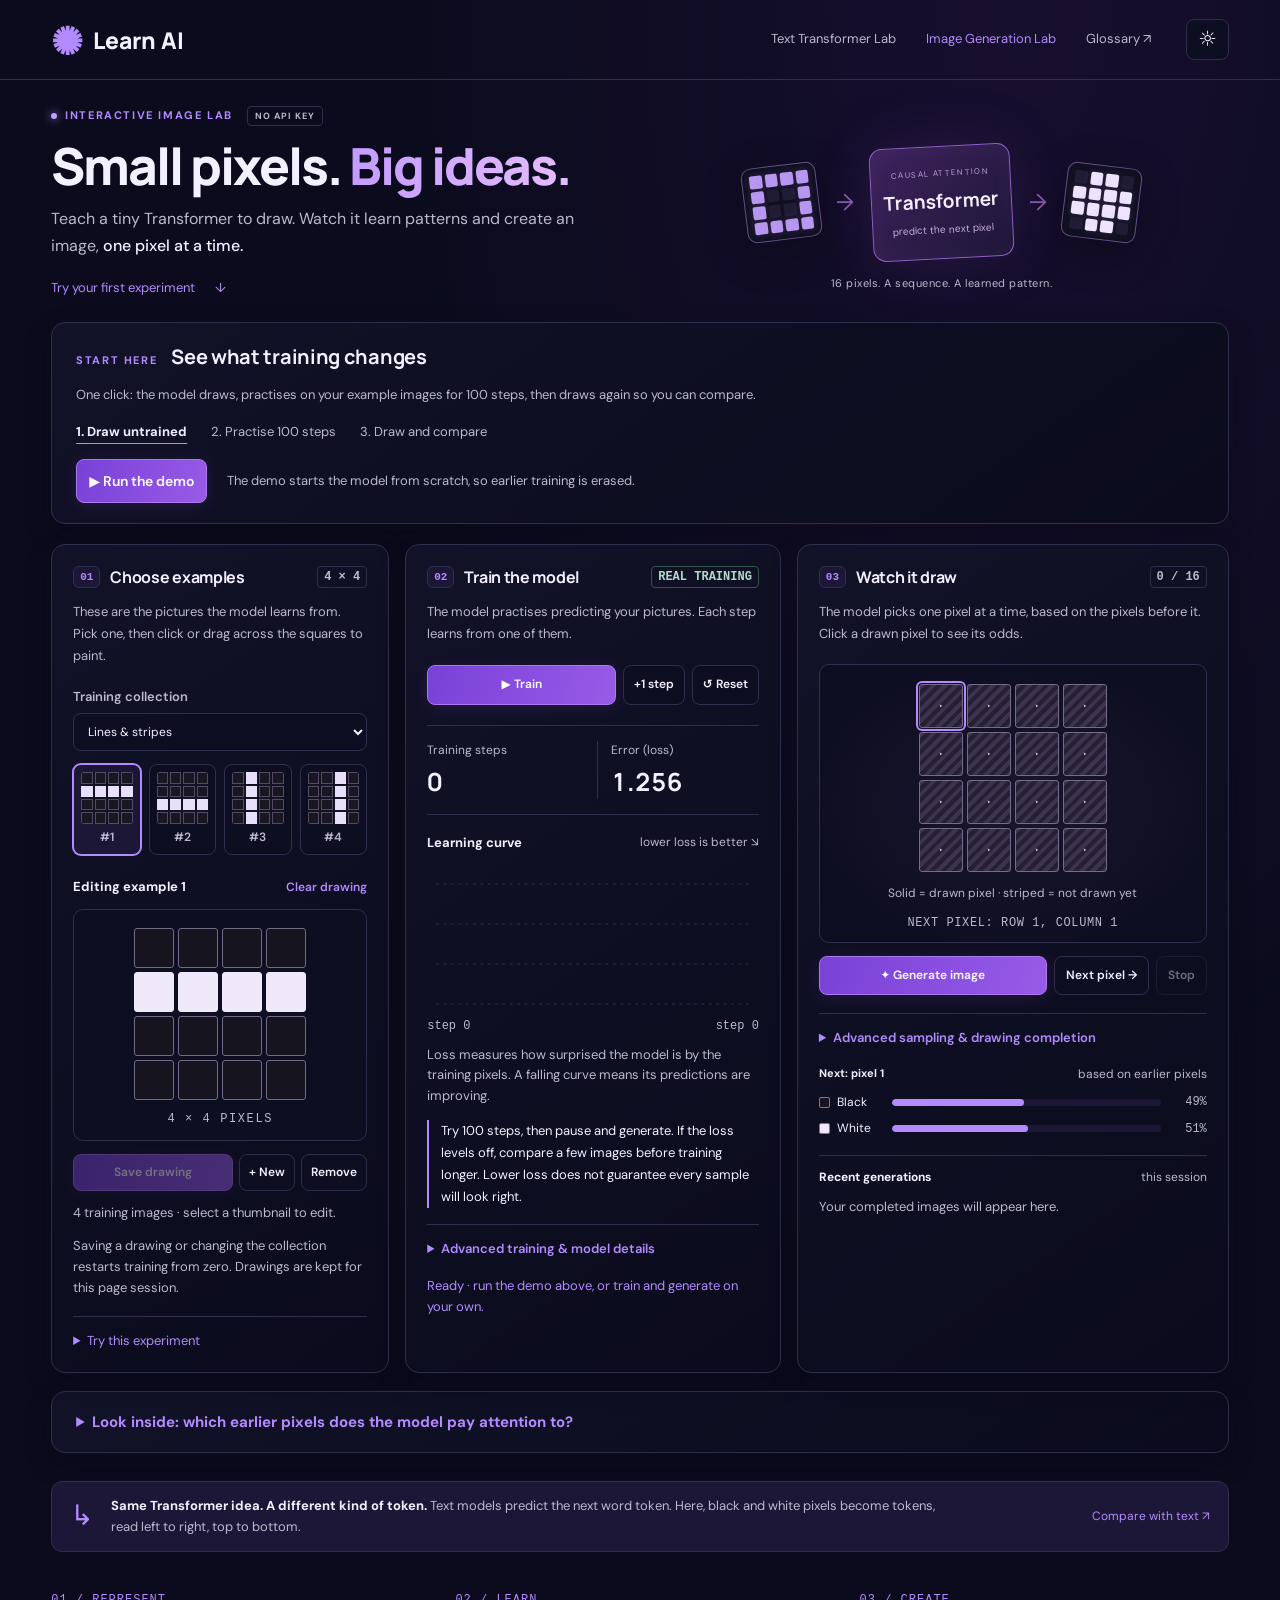
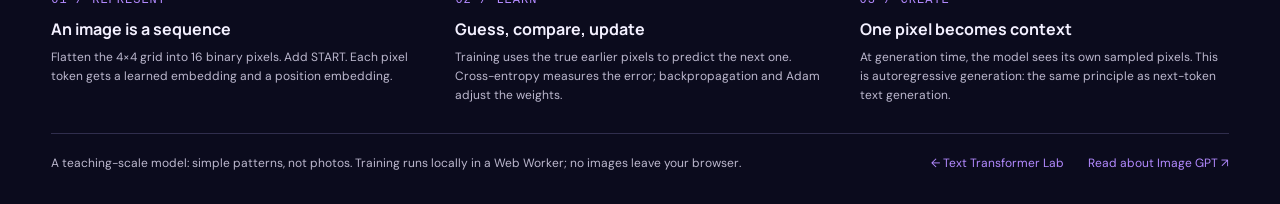
<file: image-lab/index.html>
<!doctype html>
<html lang="en">
<head>
  <meta charset="utf-8">
  <meta name="viewport" content="width=device-width,initial-scale=1">
  <meta name="theme-color" content="#0b0b1d">
  <meta name="description" content="Train a tiny Transformer on your own pixel drawings. Watch it generate images one pixel at a time and inspect real causal attention, entirely in your browser.">
  <title>Image Generation Lab — Learn AI</title>
  <link rel="stylesheet" href="lab.css?v=3">
  <script defer src="pixels.js"></script>
  <script defer src="painter.js"></script>
  <script defer src="lab.js?v=3"></script>
</head>
<body>
  <header class="topbar">
    <a class="brand" href="../"><span aria-hidden="true">✺</span> Learn AI</a>
    <nav aria-label="Main navigation"><a href="../llm-lab/">Text Transformer Lab</a><a class="active" href="./" aria-current="page">Image Generation Lab</a><a href="../#notebook">Glossary ↗</a></nav>
    <button id="theme" class="icon-button" aria-label="Switch to light theme">☼</button>
  </header>
  <main>
    <section class="hero" aria-labelledby="title">
      <div><div class="eyebrow"><span class="status-dot"></span> INTERACTIVE IMAGE LAB <span class="tag">NO API KEY</span></div>
        <h1 id="title">Small pixels.<br><span>Big ideas.</span></h1>
        <p>Teach a tiny Transformer to draw. Watch it learn patterns and create an image, <strong>one pixel at a time.</strong></p>
        <a class="text-link" href="#first-experiment">Try your first experiment <span aria-hidden="true">↓</span></a>
      </div>
      <div class="hero-visual" aria-hidden="true"><div class="hero-grid" id="hero-grid"></div><span class="connector">→</span><div class="model-block"><span>CAUSAL ATTENTION</span><strong>Transformer</strong><small>predict the next pixel</small></div><span class="connector">→</span><div class="hero-grid output-art" id="hero-output"></div><div class="visual-caption">16 pixels. A sequence. A learned pattern.</div></div>
    </section>

    <section id="first-experiment" class="experiment panel" aria-labelledby="experiment-title">
      <div class="experiment-intro"><span class="eyebrow">START HERE</span><h2 id="experiment-title">See what training changes</h2><p class="muted">One click: the model draws, practises on your example images for 100 steps, then draws again so you can compare.</p></div>
      <ol class="experiment-steps"><li id="guide-before" aria-current="step">1. Draw untrained</li><li id="guide-train">2. Practise 100 steps</li><li id="guide-after">3. Draw and compare</li></ol>
      <div class="experiment-action"><button id="experiment-next" class="primary" data-lock>▶ Run the demo</button><p id="experiment-status" role="status" aria-live="polite">The demo starts the model from scratch, so earlier training is erased.</p></div>
      <div id="comparison" class="comparison" hidden><figure><div id="before-image" class="comparison-image"></div><figcaption id="before-caption">Before training</figcaption></figure><figure><div id="after-image" class="comparison-image empty-preview">?</div><figcaption id="after-caption">After training · waiting</figcaption></figure><p id="comparison-note">Can the untrained model reproduce the patterns in your collection?</p></div>
    </section>

    <div id="workspace" class="workspace">
      <section class="panel dataset-panel" aria-labelledby="dataset-title">
        <div class="section-heading"><span class="section-number">01</span><h2 id="dataset-title">Choose examples</h2><span class="tiny-tag">4 × 4</span></div>
        <p class="muted">These are the pictures the model learns from. Pick one, then click or drag across the squares to paint.</p>
        <label class="field-label" for="preset">Training collection</label>
        <select id="preset" data-lock><option value="lines">Lines & stripes</option><option value="shapes">Shapes & symbols</option></select>
        <div id="examples" class="examples" aria-label="Training examples"></div>
        <div class="editor-header"><strong id="editor-label">Editing example 1</strong><button id="clear" class="text-button" data-lock>Clear drawing</button></div>
        <div class="drawing-frame"><div id="editor" class="pixel-grid editor-grid" aria-label="Editable training image"></div><span class="grid-dimension">4 × 4 PIXELS</span></div>
        <div class="button-row"><button id="apply" class="primary" data-lock>Save drawing</button><button id="add" data-lock>+ New</button><button id="remove" aria-label="Remove selected example" data-lock>Remove</button></div>
        <p class="footnote" id="dataset-note" role="status">4 training images · select a thumbnail to edit.</p>
        <p class="hint">Saving a drawing or changing the collection restarts training from zero. Drawings are kept for this page session.</p>
        <details><summary>Try this experiment</summary><p>Train on lines, generate a few images, then switch to shapes and retrain. Does the model follow the new dataset? Try a collection with just one image to see memorization.</p></details>
      </section>

      <section class="panel training-panel" aria-labelledby="training-title">
        <div class="section-heading"><span class="section-number">02</span><h2 id="training-title">Train the model</h2><span class="tiny-tag live">REAL TRAINING</span></div>
        <p class="muted">The model practises predicting your pictures. Each step learns from one of them.</p>
        <div class="training-actions"><button id="train" class="primary" disabled>▶ Train</button><button id="step" data-lock>+1 step</button><button id="reset" data-lock>↺ Reset</button></div>
        <div class="metrics"><div><span>Training steps</span><strong id="steps">0</strong></div><div><span>Error (loss)</span><strong id="loss">—</strong></div></div>
        <div class="chart-heading"><strong>Learning curve</strong><span>lower loss is better ↘</span></div>
        <svg id="loss-chart" class="loss-chart" viewBox="0 0 360 150" role="img" aria-label="Dataset loss over training steps" preserveAspectRatio="none"><defs><linearGradient id="chart-fill" x1="0" y1="0" x2="0" y2="1"><stop stop-color="#b38aff" stop-opacity=".28"/><stop offset="1" stop-color="#b38aff" stop-opacity="0"/></linearGradient></defs><path class="chart-grid" d="M10 15H350M10 55H350M10 95H350M10 135H350"/><path id="loss-area" fill="url(#chart-fill)"/><polyline id="loss-line" fill="none" stroke="#b38aff" stroke-width="2.5" vector-effect="non-scaling-stroke"/></svg>
        <div class="chart-axis"><span id="chart-start">step 0</span><span id="chart-end">step 0</span></div>
        <p class="footnote">Loss measures how surprised the model is by the training pixels. A falling curve means its predictions are improving.</p>
        <p class="training-help">Try 100 steps, then pause and generate. If the loss levels off, compare a few images before training longer. Lower loss does not guarantee every sample will look right.</p>
        <details class="advanced"><summary>Advanced training &amp; model details</summary>
        <label class="slider-label" for="learning-rate">Learning rate <output id="rate-value">0.020</output></label>
        <input id="learning-rate" type="range" min="0.001" max="0.05" step="0.001" value="0.02" data-lock>
        <p class="hint">Parameters: <strong id="parameters">—</strong>. Loss is mean next-token cross-entropy over the training collection; START is never a target.</p>
        <div class="model-spec"><span>THE MODEL</span><strong>Decoder-only Transformer</strong><p>1 layer · 1 attention head · width 8<br>Learned token + position embeddings<br>LayerNorm · GELU feed-forward · Adam</p></div>
        </details>
        <p id="status" class="run-status" role="status" aria-live="polite">Starting the model…</p>
      </section>

      <section class="panel generation-panel" aria-labelledby="generation-title">
        <div class="section-heading"><span class="section-number">03</span><h2 id="generation-title">Watch it draw</h2><span id="pixel-count" class="tiny-tag">0 / 16</span></div>
        <p class="muted">The model picks one pixel at a time, based on the pixels before it. Click a drawn pixel to see its odds.</p>
        <div class="generation-stage"><div id="generated" class="pixel-grid generated-grid" aria-label="Generated image"></div><span class="pixel-key">Solid = drawn pixel · striped = not drawn yet</span><span id="scan-label" class="scan-label">READY TO GENERATE</span></div>
        <div class="generation-actions"><button id="generate" class="primary" data-lock>✦ Generate image</button><button id="next" data-lock>Next pixel →</button><button id="stop" disabled>Stop</button></div>
        <details class="advanced"><summary>Advanced sampling &amp; drawing completion</summary>
        <div class="generation-settings"><div><label class="slider-label" for="temperature">Temperature <output id="temperature-value">0.8</output></label><input id="temperature" type="range" min="0.1" max="2" step="0.1" value="0.8" data-lock></div><div><label class="field-label" for="seed">Random seed</label><input id="seed" type="number" min="0" max="4294967295" step="1" value="42" data-lock></div></div>
        <p class="hint">Temperature sets how adventurous the choice is: lower picks the likely pixel more often. The seed fixes the randomness, so the same settings and training give the same image.</p>
        <div class="prefix-control"><label class="slider-label" for="prefix">Complete my drawing <output id="prefix-value">0 pixels</output></label><input id="prefix" type="range" min="0" max="15" step="1" value="0" data-lock><p class="hint">Start a new generation with the first N pixels from the drawing in panel 01.</p><button id="restart" class="text-button" data-lock>Restart canvas with this prefix ↗</button></div>
        </details>
        <div class="probability-heading"><strong id="prediction-title">Next: pixel 1</strong><span>based on earlier pixels</span></div>
        <div class="probability-row"><span><i class="swatch black"></i> Black</span><div class="probability-track"><div id="black-bar"></div></div><output id="black-probability">—</output></div>
        <div class="probability-row"><span><i class="swatch white"></i> White</span><div class="probability-track"><div id="white-bar"></div></div><output id="white-probability">—</output></div>
        <div class="gallery-heading"><strong>Recent generations</strong><span>this session</span></div><div id="gallery" class="gallery"><p class="hint">Your completed images will appear here.</p></div>
      </section>
    </div>

    <details class="panel attention-details"><summary>Look inside: which earlier pixels does the model pay attention to?</summary>
    <section class="attention-panel" aria-labelledby="attention-title">
      <div class="attention-intro"><div class="section-heading"><span class="section-number">04</span><h2 id="attention-title">What can this pixel see?</h2></div><p class="muted">Real attention weights from the model’s single head. Each row attends only to itself and earlier input tokens. Hatched cells are masked.</p><p class="hint">START predicts pixel 1. The input for each later prediction is START followed by the pixels already drawn. The last row is the prediction selected above.</p><div class="attention-legend"><span><i class="legend-gradient"></i> less → more attention</span><span><i class="legend-mask"></i> future = masked</span></div><p id="attention-readout" class="attention-readout">Select a cell to inspect its weight.</p></div>
      <div class="attention-view"><div class="sequence-label">INPUT SEQUENCE <span>row-major order →</span></div><div id="sequence" class="sequence"></div><div id="attention" class="attention-grid" aria-label="Causal attention matrix"></div></div>
    </section>
    </details>
    <div class="concept"><span class="concept-icon" aria-hidden="true">↳</span><p><strong>Same Transformer idea. A different kind of token.</strong> Text models predict the next word token. Here, black and white pixels become tokens, read left to right, top to bottom.</p><a href="../llm-lab/">Compare with text ↗</a></div>
    <section class="learning-notes"><article><span>01 / REPRESENT</span><h3>An image is a sequence</h3><p>Flatten the 4×4 grid into 16 binary pixels. Add START. Each pixel token gets a learned embedding and a position embedding.</p></article><article><span>02 / LEARN</span><h3>Guess, compare, update</h3><p>Training uses the true earlier pixels to predict the next one. Cross-entropy measures the error; backpropagation and Adam adjust the weights.</p></article><article><span>03 / CREATE</span><h3>One pixel becomes context</h3><p>At generation time, the model sees its own sampled pixels. This is autoregressive generation: the same principle as next-token text generation.</p></article></section>
    <footer><p>A teaching-scale model: simple patterns, not photos. Training runs locally in a Web Worker; no images leave your browser.</p><a href="../llm-lab/">← Text Transformer Lab</a><a href="https://openai.com/index/image-gpt/" target="_blank" rel="noreferrer">Read about Image GPT ↗</a></footer>
    <noscript>This interactive lab requires JavaScript.</noscript>
  </main>
</body>
</html>
</file>
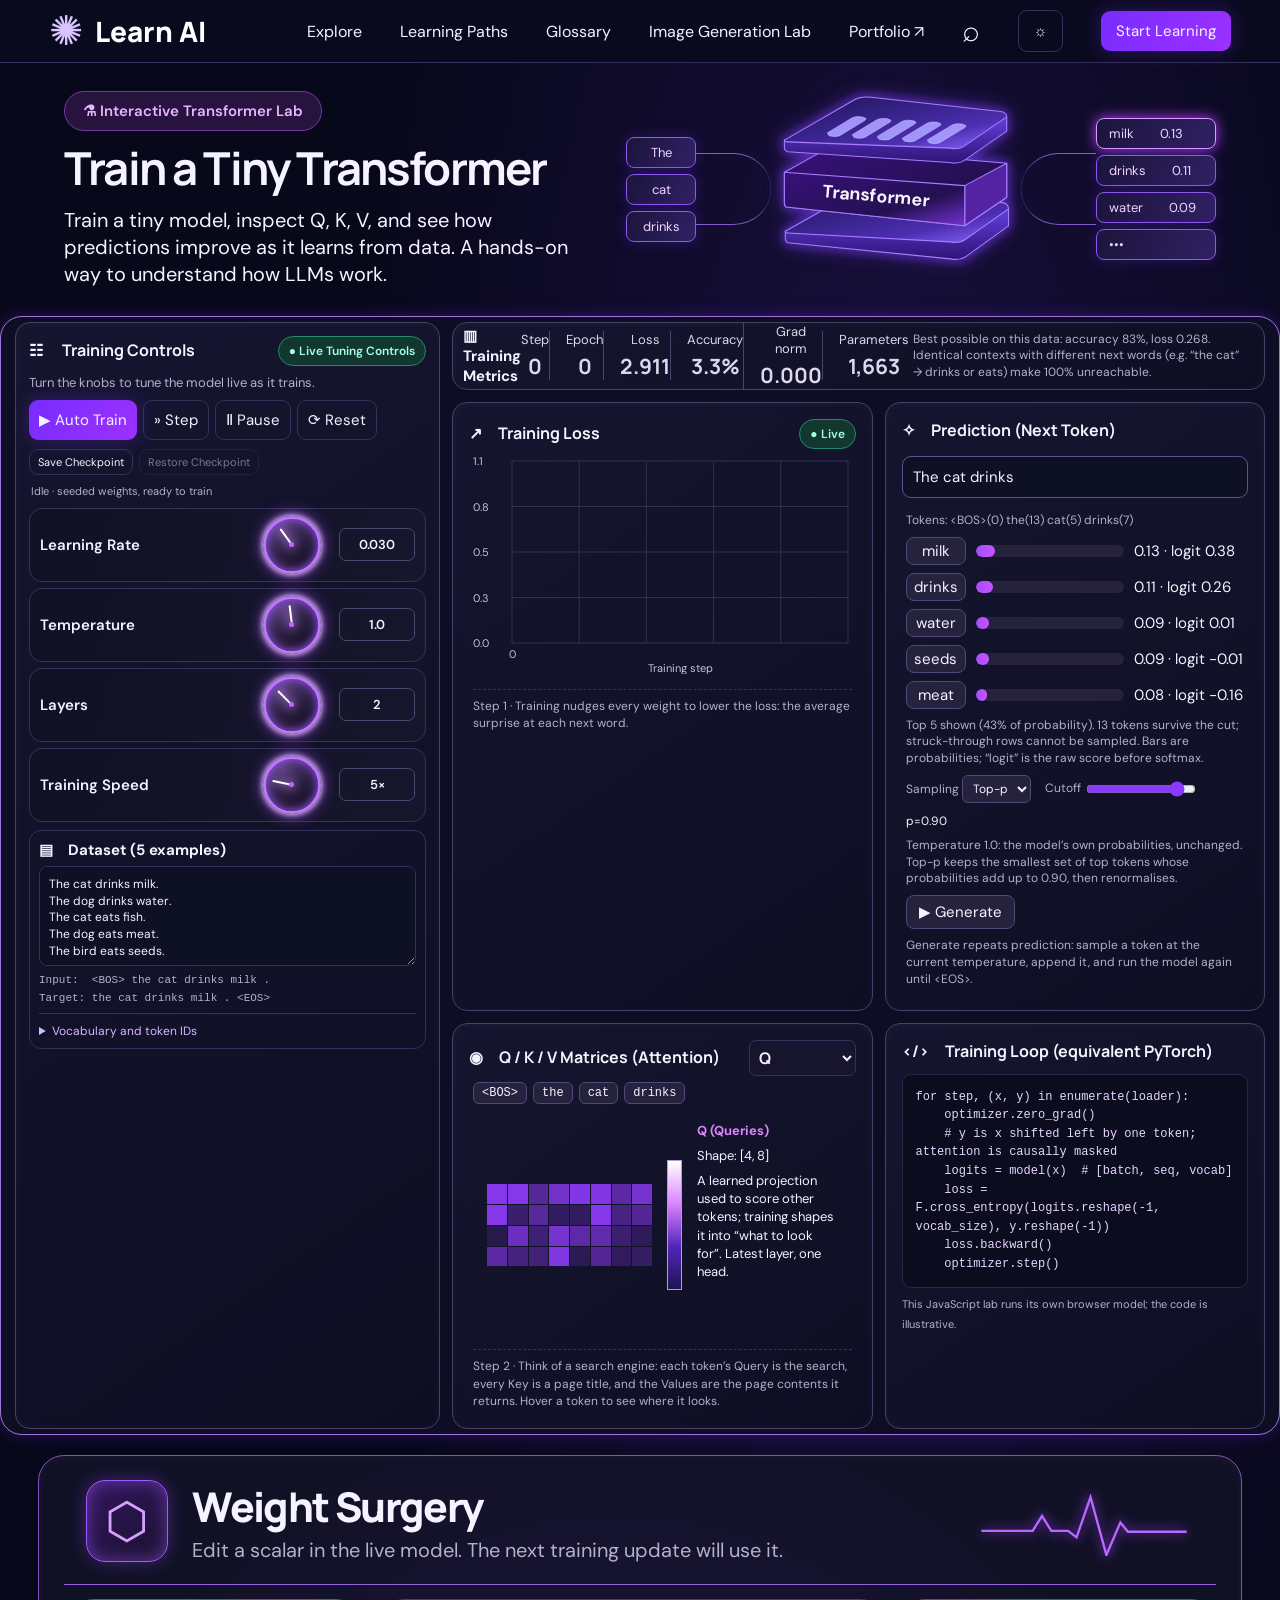
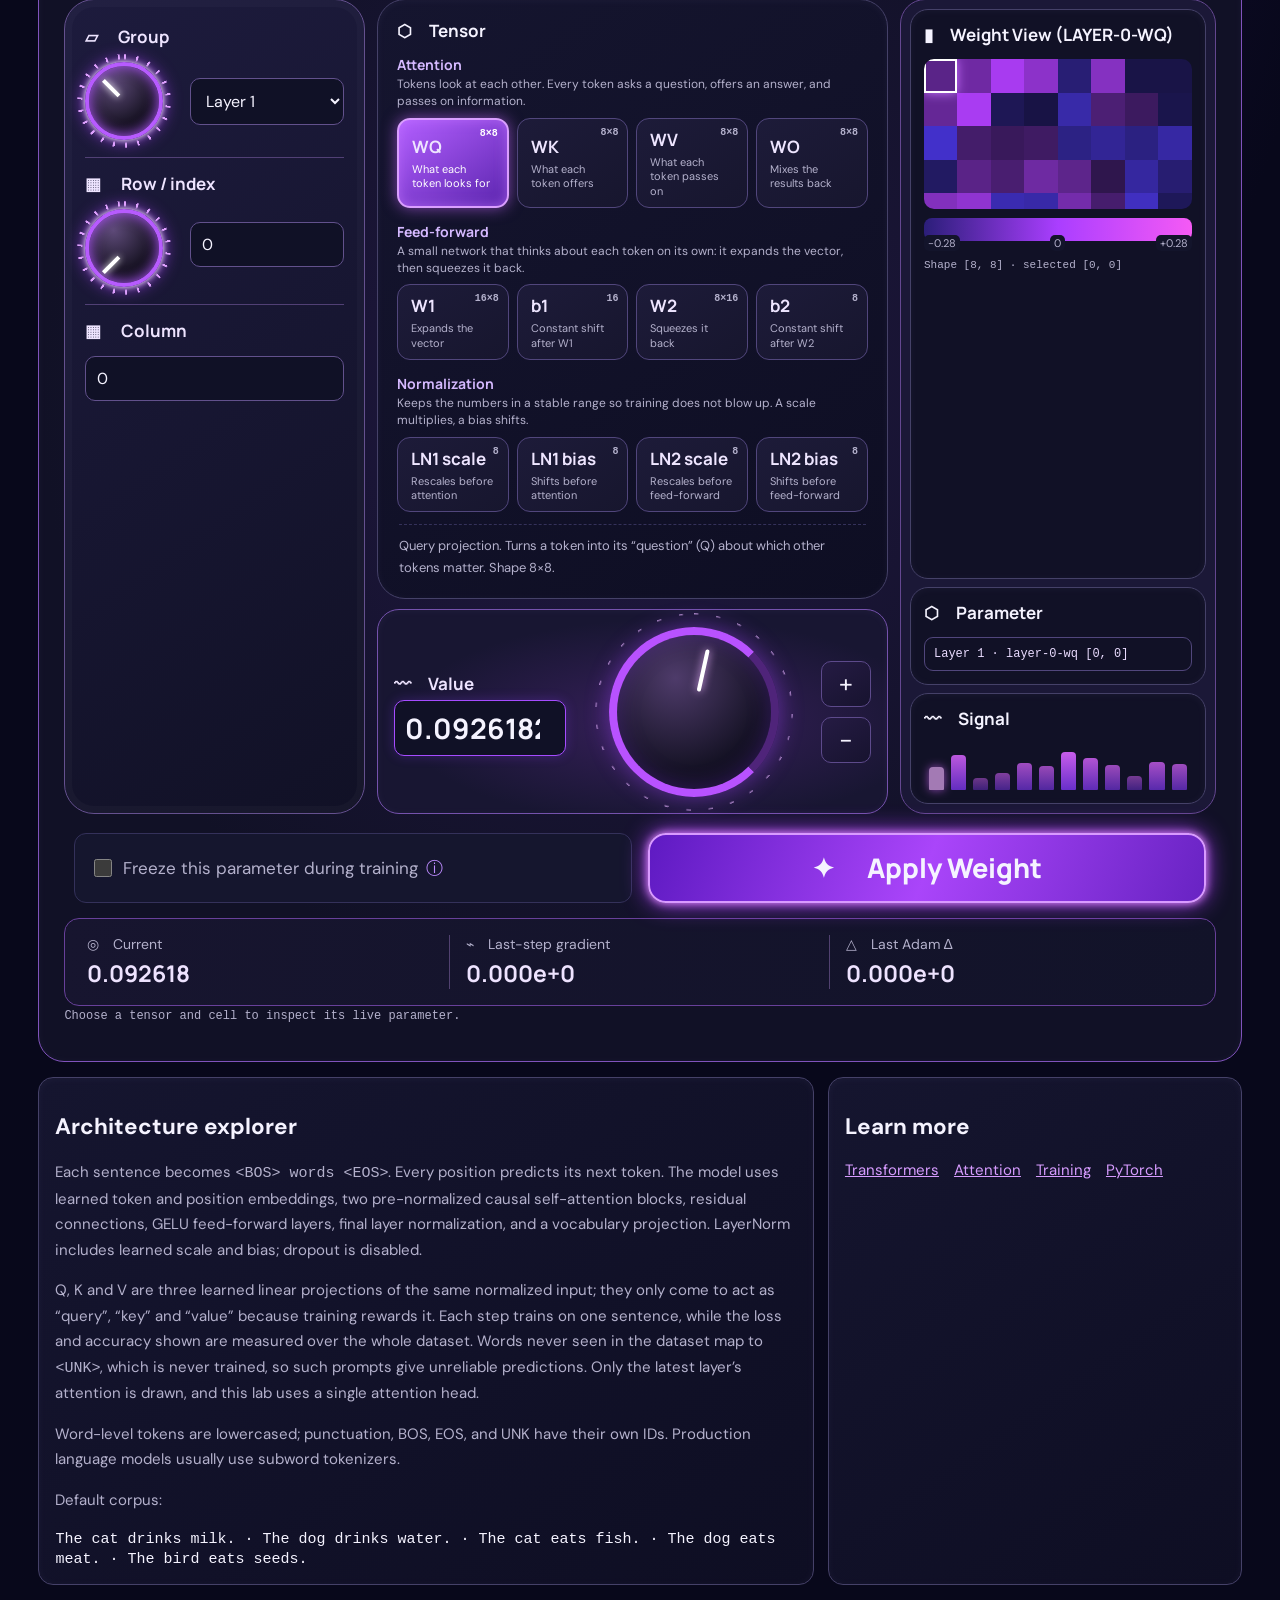
<file: llm-lab/index.html>
<!doctype html>
<html lang="en"><head><meta charset="utf-8"><meta name="viewport" content="width=device-width,initial-scale=1"><meta name="theme-color" content="#09091a"><title>Interactive Transformer Lab — Learn AI</title><link rel="stylesheet" href="lab.css?v=7"></head>
<body><header class="top"><a class="brand" href="../"><span class="brand-mark" aria-hidden="true">✺</span> <b>Learn AI</b></a><nav><a href="../#featured">Explore</a><a href="../#learning-paths">Learning Paths</a><a href="../#notebook">Glossary</a><a href="../image-lab/">Image Generation Lab</a><a href="../#portfolio">Portfolio ↗</a><span class="nav-search" aria-hidden="true">⌕</span><button id="theme" aria-label="Toggle theme">☼</button><a class="start" href="#lab">Start Learning</a></nav></header>
<main id="lab"><section class="hero"><div><span class="badge">⚗ Interactive Transformer Lab</span><h1>Train a Tiny Transformer</h1><p>Train a tiny model, inspect Q, K, V, and see how predictions improve as it learns from data. A hands-on way to understand how LLMs work.</p></div><div class="network" aria-hidden="true"><div class="tokens tokens-in" id="hero-in"><span>The</span><span>cat</span><span>drinks</span></div><div class="network-lines network-lines-in"></div><svg class="transformer-stack" viewBox="0 0 280 220" xmlns="http://www.w3.org/2000/svg"><defs><linearGradient id="stack-top" x1="0" y1="0" x2="1" y2="1"><stop stop-color="#1c1454"/><stop offset=".7" stop-color="#4c2eb1"/><stop offset="1" stop-color="#8c6bff"/></linearGradient><linearGradient id="stack-face" x1="0" y1="0" x2="1" y2="1"><stop stop-color="#39117b"/><stop offset=".65" stop-color="#241052"/><stop offset="1" stop-color="#7133cf"/></linearGradient><linearGradient id="stack-edge" x1="0" y1="0" x2="0" y2="1"><stop stop-color="#6140dd"/><stop offset="1" stop-color="#301376"/></linearGradient><filter id="stack-glow" x="-50%" y="-80%" width="200%" height="260%"><feGaussianBlur stdDeviation="5"/></filter></defs><g fill="none" stroke="#8345ff" stroke-width="5" opacity=".55" filter="url(#stack-glow)"><path d="M16 157 96 112 Q101 109 110 110 L259 125 Q266 126 266 132 L266 151 219 185 Q212 190 201 188 L19 170 Q16 169 16 165Z"/><path d="M15 91 64 64 264 81 264 119 217 151 17 130Z"/><path d="M15 55 95 9 Q102 6 112 7 L257 23 Q264 24 264 29 L264 45 216 78 Q211 82 200 80 L19 68 Q15 67 15 63Z"/></g><g stroke="#a87cff" stroke-width="1.2" stroke-linejoin="round"><path fill="url(#stack-edge)" d="M16 157 266 132 266 151 219 185 Q212 190 201 188 L19 170 Q16 169 16 165Z"/><path fill="url(#stack-top)" d="M16 157 96 112 Q101 109 110 110 L259 125 Q266 126 266 132 L218 166 Q211 171 201 169 L19 159 Q16 159 16 157Z"/><path fill="url(#stack-face)" d="M15 91 64 64 264 81 264 119 217 151 17 130 Q15 129 15 125Z"/><path fill="#5423a3" d="M217 106 264 81 264 119 217 151Z"/><path fill="url(#stack-face)" d="M15 91 217 106 217 151 17 130 Q15 129 15 125Z"/><path fill="url(#stack-edge)" d="M15 55 264 29 264 45 216 78 Q211 82 200 80 L19 68 Q15 67 15 63Z"/><path fill="url(#stack-top)" d="M15 55 95 9 Q102 6 112 7 L257 23 Q264 24 264 29 L216 62 Q211 66 201 64 L19 57 Q15 57 15 55Z"/></g><g fill="#a79bff" stroke="#c9bfff" stroke-width=".7" opacity=".95"><path d="M63 47 91 30 Q95 28 102 29 L105 30 Q108 31 105 33 L77 50 Q72 52 65 50Z"/><path d="M91 49 119 32 Q123 30 130 31 L133 32 Q136 33 133 35 L105 52 Q100 54 93 52Z"/><path d="M119 51 147 34 Q151 32 158 33 L161 34 Q164 35 161 37 L133 54 Q128 56 121 54Z"/><path d="M147 53 175 36 Q179 34 186 35 L189 36 Q192 37 189 39 L161 56 Q156 58 149 56Z"/><path d="M175 55 203 38 Q207 36 214 37 L217 38 Q220 39 217 41 L189 58 Q184 60 177 58Z"/></g><text x="117" y="124" text-anchor="middle" fill="#f9f4ff" font-family="DM Sans, sans-serif" font-size="20" font-weight="700" transform="rotate(5 117 124)">Transformer</text></svg><div class="network-lines network-lines-out"></div><div class="tokens tokens-out" id="hero-out"><span>milk　　—</span><span>—</span><span>—</span><span>•••</span></div></div></section>
<section class="dashboard"><aside class="controls panel"><div class="panel-title">☷　 Training Controls <span class="live">● Live Tuning Controls</span></div><p>Turn the knobs to tune the model live as it trains.</p><div class="actions"><button class="primary" id="train">▶ Auto Train</button><button id="step">» Step</button><button id="pause">Ⅱ Pause</button><button id="reset">⟳ Reset</button></div><div class="actions checkpoint-actions"><button id="save-checkpoint">Save Checkpoint</button><button id="restore-checkpoint" disabled>Restore Checkpoint</button></div><small class="run-status" id="run-status" role="status" aria-live="polite">Idle · seeded weights, ready to train</small>
<label class="knob-row">Learning Rate <span class="dial"><input id="lr" type="range" min="0.001" max="0.08" step="0.001" value="0.03"></span><output id="lrval">0.030</output></label><label class="knob-row">Temperature <span class="dial"><input id="temp" type="range" min="0.1" max="2" step="0.1" value="1"></span><output id="tempval">1.0</output></label><label class="knob-row">Layers <span class="dial"><input id="layers" type="range" min="1" max="4" step="1" value="2"></span><output id="layersval">2</output></label><label class="knob-row">Training Speed <span class="dial"><input id="speed" type="range" min="1" max="20" value="5"></span><output id="speedval">5×</output></label>
<div class="dataset"><b>▤　Dataset (5 examples)</b><textarea id="data" aria-label="Training examples">The cat drinks milk.
The dog drinks water.
The cat eats fish.
The dog eats meat.
The bird eats seeds.</textarea><p class="sequence" id="shifted"></p><details><summary>Vocabulary and token IDs</summary><pre id="vocabulary"></pre></details></div></aside>
<div class="mainpanels"><div class="metrics panel"><b>▥　Training Metrics</b><div>Step<strong id="steps">0</strong></div><div>Epoch<strong id="epoch">0</strong></div><div>Loss<strong id="loss">—</strong></div><div>Accuracy<strong id="accuracy">—</strong></div><div>Grad norm<strong id="grad-norm">0.000</strong></div><div>Parameters<strong id="params">—</strong></div><p class="note" id="ceiling"></p></div>
<div class="grid"><section class="panel chart"><div class="panel-title">↗　Training Loss <span class="live">● Live</span></div><canvas id="chart" height="210" aria-label="Training loss chart"></canvas><p class="caption">Step 1 · Training nudges every weight to lower the loss: the average surprise at each next word.</p></section><section class="panel prediction"><div class="panel-title">✧　Prediction (Next Token)</div><div class="prompt"><input id="prompt" value="The cat drinks" aria-label="Prompt"></div><p class="note" id="prompt-note"></p><div id="predictions"></div><p class="note" id="prediction-note">Bars show softmax probabilities; the logit is the raw score before softmax.</p><div class="sampling"><label>Sampling <select id="sampling" aria-label="Sampling method"><option value="off">Off</option><option value="topk">Top-k</option><option value="topp" selected>Top-p</option></select></label><label>Cutoff <input id="cutoff" type="range" min="0.1" max="1" step="0.05" value="0.9" aria-label="Sampling cutoff"></label><output id="cutoffval">p=0.90</output></div><p class="note" id="sampling-hint"></p><div class="generate"><button type="button" id="generate">▶ Generate</button><output id="generated" aria-live="polite"></output></div><p class="note">Generate repeats prediction: sample a token at the current temperature, append it, and run the model again until &lt;EOS&gt;.</p></section>
<section class="panel matrices"><div class="panel-title">◉　Q / K / V Matrices (Attention) <select id="matrix"><option>Q</option><option>K</option><option>V</option><option>Attention</option></select></div><div class="token-strip" id="token-strip" aria-label="Prompt tokens; hover to highlight"></div><div class="matrix-content"><div class="heatmap" id="heatmap"></div><div class="matrix-scale" aria-hidden="true"></div><div class="matrix-description"><strong id="matrix-label">Q (Queries)</strong><p id="matrix-shape">Shape: —</p><p id="matrix-help">Represents what each token is looking for in the sequence.</p><p class="hover-readout" id="matrix-hover" aria-live="polite"></p></div></div><p class="caption">Step 2 · Think of a search engine: each token’s Query is the search, every Key is a page title, and the Values are the page contents it returns. Hover a token to see where it looks.</p></section><section class="panel code"><div class="panel-title">&lt;/&gt;　Training Loop (equivalent PyTorch)</div><pre>for step, (x, y) in enumerate(loader):
    optimizer.zero_grad()
    # y is x shifted left by one token; attention is causally masked
    logits = model(x)  # [batch, seq, vocab]
    loss = F.cross_entropy(logits.reshape(-1, vocab_size), y.reshape(-1))
    loss.backward()
    optimizer.step()</pre><small>This JavaScript lab runs its own browser model; the code is illustrative.</small></section></div></div></section>
<section class="below">
<section class="weight-editor panel" aria-labelledby="weights-title">
 <div class="weight-heading"><div class="weight-icon" aria-hidden="true">⬡</div><div><h2 id="weights-title">Weight Surgery</h2><p>Edit a scalar in the live model. The next training update will use it.</p></div><svg class="signal-line" viewBox="0 0 220 75" aria-hidden="true"><path d="M0 48 H55 l10 -16 10 16 h18 l9 7 15 -43 17 62 15 -35 8 10 h63"/></svg></div>
 <div class="surgery-layout">
  <div class="surgery-side panel"><label class="surgery-label" for="weight-group">▱　 Group</label><div class="side-control"><span class="mini-dial"><input id="weight-group-dial" type="range" min="0" max="0" step="1" value="0" aria-label="Weight group"></span><select id="weight-group"></select></div><label class="surgery-label" for="weight-row">▦　 Row / index</label><div class="side-control"><span class="mini-dial"><input id="weight-row-dial" type="range" min="0" max="0" step="1" value="0" aria-label="Weight row"></span><input id="weight-row" type="number" min="0" value="0"></div><label class="surgery-label" for="weight-col">▦　 Column</label><input id="weight-col" type="number" min="0" value="0"></div>
  <div class="surgery-main"><section class="tensor-picker panel"><h3>⬡　Tensor</h3><div id="tensor-cards" class="tensor-sections" aria-label="Select a tensor"></div><p id="tensor-explain" class="tensor-explain" aria-live="polite"></p><select id="weight-tensor" class="sr-only" aria-label="Tensor"></select></section><section class="value-console panel"><div class="value-entry"><div><span class="surgery-label">〰　Value</span><input id="weight-value" type="number" step="any" value="0" aria-label="Weight value"></div><div id="value-dial" class="value-dial" role="slider" tabindex="0" aria-label="Adjust draft weight" aria-valuemin="-1" aria-valuemax="1" aria-valuenow="0"><span></span></div><div class="value-nudge"><button id="weight-increment" aria-label="Increase weight">+</button><button id="weight-decrement" aria-label="Decrease weight">−</button></div></div></section></div>
  <div class="surgery-inspect"><section class="panel weight-visual"><h3 id="weight-visual-title">▮　Weight View</h3><div id="weight-heatmap" class="weight-heatmap" role="grid" aria-label="Selected tensor weights"></div><div class="weight-scale"><span id="weight-scale-min">−0.2</span><span>0</span><span id="weight-scale-max">+0.2</span></div><p id="weight-shape" class="weight-shape" aria-live="polite"></p></section><section class="panel selected-parameter"><h3>⬡　Parameter</h3><code id="weight-parameter-label">Select a weight</code></section><section class="panel weight-signal"><h3>〰　Signal</h3><div id="weight-signal-bars" aria-hidden="true"></div></section></div>
 </div>
 <div class="weight-actions"><label class="freeze-control"><input id="freeze-weight" type="checkbox"> Freeze this parameter during training <span title="Frozen parameters are skipped by Adam.">ⓘ</span></label><button id="apply-weight" class="primary">✦　 Apply Weight</button></div>
 <div class="weight-readouts"><div><span>◎　Current</span><strong id="weight-current">0.000000</strong></div><div><span>⌁　Last-step gradient</span><strong id="weight-gradient">0.000e+0</strong></div><div><span>△　Last Adam Δ</span><strong id="weight-update">0.000e+0</strong></div></div><p id="weight-feedback" class="weight-feedback" role="status" aria-live="polite">Choose a tensor and cell to inspect its live parameter.</p>
</section>
<div class="below-info"><div class="panel"><h2>Architecture explorer</h2><p>Each sentence becomes <code>&lt;BOS&gt; words &lt;EOS&gt;</code>. Every position predicts its next token. The model uses learned token and position embeddings, <span id="layer-depth">two</span> pre-normalized causal self-attention blocks, residual connections, GELU feed-forward layers, final layer normalization, and a vocabulary projection. LayerNorm includes learned scale and bias; dropout is disabled.</p><p>Q, K and V are three learned linear projections of the same normalized input; they only come to act as “query”, “key” and “value” because training rewards it. Each step trains on one sentence, while the loss and accuracy shown are measured over the whole dataset. Words never seen in the dataset map to <code>&lt;UNK&gt;</code>, which is never trained, so such prompts give unreliable predictions. Only the latest layer’s attention is drawn, and this lab uses a single attention head.</p><p>Word-level tokens are lowercased; punctuation, BOS, EOS, and UNK have their own IDs. Production language models usually use subword tokenizers.</p><p>Default corpus:</p><code>The cat drinks milk. · The dog drinks water. · The cat eats fish. · The dog eats meat. · The bird eats seeds.</code></div><div class="panel"><h2>Learn more</h2><a href="../#term/transformers">Transformers</a>　<a href="../#term/attention">Attention</a>　<a href="../#term/training">Training</a>　<a href="../#term/pytorch">PyTorch</a></div></div>
</section></main><script src="engine.js"></script><script src="sampling.js"></script><script src="tensor-guide.js"></script><script src="lab.js?v=6"></script></body></html>
</file>
<file: image-lab/lab.css>
@import url('https://fonts.googleapis.com/css2?family=DM+Sans:wght@400;500;600;700&family=Manrope:wght@400;500;600;700;800&display=swap');
:root{color-scheme:dark;--bg:#0b0b1d;--panel:#121228;--ink:#f3f0ff;--muted:#a7a4bd;--line:#302e4d;--accent:#b38aff;--soft:#1d1737;--input:#0e0e22;--shadow:#09081766}
*{box-sizing:border-box}html{scroll-behavior:smooth;scroll-padding-top:20px}body{margin:0;background:radial-gradient(ellipse at 80% 0,#29144766,transparent 45%),var(--bg);color:var(--ink);font:14px/1.6 'DM Sans',system-ui,sans-serif}button,input,select{font:inherit}button,a,input,select{-webkit-tap-highlight-color:transparent}a{color:inherit;text-decoration:none}button,select,input[type=number]{color:var(--ink);background:var(--input);border:1px solid var(--line);border-radius:8px;padding:9px 12px}button{cursor:pointer;font-weight:600;transition:border-color .15s,background .15s}button:hover:not(:disabled){border-color:var(--accent);background:var(--soft)}button:disabled{opacity:.42;cursor:default}button.primary{background:linear-gradient(110deg,#7841d7,#995be7);color:#fff;border-color:#ad78ef;box-shadow:0 3px 16px #9854e422}button.primary:hover:not(:disabled){background:#9a65ec}button:focus-visible,a:focus-visible,input:focus-visible,select:focus-visible{outline:3px solid var(--accent);outline-offset:4px}.topbar{max-width:1600px;margin:auto;display:flex;align-items:center;gap:35px;min-height:80px;padding:12px 4vw;border-bottom:1px solid var(--line)}.brand{display:flex;align-items:center;gap:10px;font:800 23px Manrope,sans-serif;white-space:nowrap}.brand>span{font-size:38px;color:var(--accent)}nav{display:flex;gap:30px;align-items:center;margin-left:auto;font-size:13px}nav a{color:var(--muted)}nav a.active{color:var(--accent)}.icon-button{font-size:21px;padding:3px 11px}main{max-width:1510px;padding:0 4vw;margin:auto}.hero{display:grid;grid-template-columns:1fr 1fr;align-items:center;gap:45px;padding:54px 0 42px}.eyebrow{display:flex;align-items:center;gap:8px;font-size:11px;font-weight:700;letter-spacing:1.6px;color:var(--accent)}.status-dot{width:6px;height:6px;border-radius:100%;background:#c2a0ff;box-shadow:0 0 10px #b38aff}.tag{font-size:9px;letter-spacing:1px;border:1px solid var(--line);padding:2px 7px;border-radius:4px;color:var(--muted);margin-left:6px}h1{font:800 clamp(45px,5vw,70px)/1.07 Manrope,sans-serif;letter-spacing:-3px;margin:18px 0}h1>span{background:linear-gradient(90deg,#c19aff,#e5bcff);background-clip:text;color:transparent}.hero p{font-size:16px;line-height:1.7;color:var(--muted);max-width:440px}.hero p strong{font-weight:500;color:var(--ink)}.text-link{font-size:13px;color:var(--accent);display:inline-flex;gap:20px;margin-top:8px}.hero-visual{position:relative;display:flex;justify-content:center;align-items:center;gap:17px;min-height:235px}.hero-grid{display:grid;grid-template-columns:repeat(4,1fr);gap:3px;width:94px;transform:rotate(-7deg);padding:7px;border:1px solid #675089;border-radius:10px;background:#101020;box-shadow:0 12px 40px #0004;flex-shrink:0}.hero-grid i{aspect-ratio:1;background:#201c34;border-radius:2px}.hero-grid i.on{background:#b897f0;box-shadow:0 0 10px #bc8aff33}.output-art{transform:rotate(7deg)}.output-art i.on{background:#eee4ff}.connector{color:#865daf;font-size:23px}.model-block{display:grid;text-align:center;padding:30px 15px;border:1px solid #8f5fc9;border-radius:13px;background:linear-gradient(135deg,#3e235d,#1d1637);box-shadow:0 0 65px #a759fc22,inset 0 0 25px #c19aff0c;transform:rotate(-3deg)}.model-block span{font-size:8px;letter-spacing:1.4px;color:#bca1d9}.model-block strong{font:700 19px Manrope;margin:8px 0;color:#f6eeff}.model-block small{font-size:10px;color:#c4addc}.visual-caption{position:absolute;bottom:0;text-align:center;color:var(--muted);font-size:11px;letter-spacing:.5px}.concept{display:flex;align-items:center;gap:17px;padding:15px 20px;background:var(--soft);border:1px solid var(--line);border-radius:11px;margin-bottom:28px}.concept-icon{font-size:28px;color:var(--accent)}.concept p{margin:0;color:var(--muted);font-size:12px;max-width:850px}.concept strong{color:var(--ink)}.concept a{color:var(--accent);white-space:nowrap;font-size:11px;margin-left:auto}.workspace{display:grid;grid-template-columns:.9fr 1fr 1.15fr;gap:16px;align-items:stretch}.panel{min-width:0;background:linear-gradient(145deg,var(--panel),var(--bg));border:1px solid var(--line);border-radius:14px;padding:21px;box-shadow:0 10px 25px var(--shadow)}.section-heading{display:flex;align-items:center;gap:10px}.section-number{font:600 11px ui-monospace,monospace;color:var(--accent);background:var(--soft);border:1px solid var(--line);padding:4px 6px;border-radius:6px}h2{font:700 16px Manrope,sans-serif;letter-spacing:-.3px;margin:0}.tiny-tag{font:600 9px ui-monospace,monospace;border:1px solid var(--line);border-radius:4px;padding:3px 6px;color:var(--muted);margin-left:auto;white-space:nowrap}.live{color:#b1dac8;border-color:#315548}.muted{color:var(--muted);font-size:12px;line-height:1.7;margin:13px 0 19px}.field-label{display:block;font-size:11px;font-weight:600;color:var(--muted);margin-bottom:6px}select{width:100%;padding:9px 10px;font-size:12px}.examples{display:grid;grid-template-columns:repeat(4,minmax(0,1fr));gap:8px;margin:13px 0 20px}.example{padding:7px;border-radius:8px}.example.selected{border-color:var(--accent);background:var(--soft);box-shadow:0 0 0 1px var(--accent)}.mini-grid{display:grid;grid-template-columns:repeat(4,1fr);gap:2px;width:100%;background:#141321;border-radius:3px;overflow:hidden}.mini-grid i{aspect-ratio:1;background:#181722}.mini-grid i.on{background:#e8e0fa}.example small{display:block;font-size:9px;color:var(--muted);margin-top:4px}.editor-header{display:flex;justify-content:space-between;align-items:center;font-size:11px;gap:5px}.text-button{padding:3px 0;background:transparent;border:0;color:var(--accent);font-size:10px}.drawing-frame{display:grid;justify-items:center;padding:18px 0 14px;background:var(--input);border:1px solid var(--line);border-radius:10px;margin:9px 0 13px}.pixel-grid{display:grid;grid-template-columns:repeat(4,1fr);gap:4px}.editor-grid{width:172px}.pixel-grid button{aspect-ratio:1;border-radius:3px;padding:0;background:#15141f;border:1px solid #33303e;min-width:0}.pixel-grid button.on{background:#eee8f8;border-color:#eee8f8}.pixel-grid button:hover:not(:disabled){border-color:#b38aff;box-shadow:inset 0 0 0 2px #b38aff}.grid-dimension{font:9px ui-monospace,monospace;letter-spacing:1.6px;margin-top:12px;color:var(--muted)}.button-row{display:flex;gap:6px}.button-row button{padding:8px 9px;font-size:11px}.button-row .primary{flex:1}.footnote{font-size:10px;color:var(--muted);line-height:1.6;margin:12px 0}.hint{font-size:10px;color:var(--muted);line-height:1.6;margin:8px 0}details{border-top:1px solid var(--line);padding-top:14px;margin-top:17px;font-size:11px}summary{cursor:pointer;color:var(--accent)}details p{color:var(--muted)}.training-actions{display:flex;gap:7px;margin:20px 0}.training-actions button{font-size:12px;padding:9px 10px}.training-actions .primary{flex:1}.slider-label{display:flex;justify-content:space-between;align-items:center;font-size:11px;font-weight:600;margin:0 0 5px;gap:8px}.slider-label output{color:var(--accent);font-family:ui-monospace,monospace}input[type=range]{width:100%;accent-color:var(--accent);cursor:pointer;margin:6px 0;display:block}input:disabled{opacity:.4}.metrics{display:grid;grid-template-columns:repeat(3,1fr);border-block:1px solid var(--line);padding:15px 0;margin:22px 0 24px;gap:8px}.metrics>div+div{border-left:1px solid var(--line);padding-left:13px}.metrics span{display:block;font-size:9px;color:var(--muted)}.metrics strong{font:700 25px Manrope;display:block;margin-top:4px;font-variant-numeric:tabular-nums}.chart-heading{display:flex;justify-content:space-between;gap:8px;font-size:11px}.chart-heading span{color:var(--muted);font-size:9px}.loss-chart{width:100%;height:150px;display:block;margin-top:15px;overflow:visible}.chart-grid{fill:none;stroke:var(--line);stroke-dasharray:3 5}.chart-axis{display:flex;justify-content:space-between;font:9px ui-monospace,monospace;color:var(--muted)}.model-spec{background:var(--soft);border:1px solid var(--line);border-radius:9px;margin-top:22px;padding:14px}.model-spec>span{display:block;font-size:8px;letter-spacing:1.8px;color:var(--accent);margin-bottom:7px}.model-spec strong{font-size:12px}.model-spec p{font-size:11px;color:var(--muted);line-height:1.9;margin:7px 0 0}.run-status{font-size:11px;color:var(--accent);line-height:1.6;min-height:36px;margin:15px 0 0}.generation-stage{display:grid;justify-items:center;padding:19px 0 12px;background:radial-gradient(ellipse at center,#392b4c44,transparent 75%),var(--input);border:1px solid var(--line);border-radius:10px}.generated-grid{width:188px}.generated-grid button.unknown{background:repeating-linear-gradient(135deg,#211c2d 0 5px,#1b1726 5px 10px);color:#665a7a;font:14px ui-monospace,monospace}.generated-grid button.selected{outline:2px solid #b38aff;outline-offset:1px}.scan-label{font:9px ui-monospace,monospace;letter-spacing:1.4px;color:var(--muted);margin-top:12px}.generation-actions{display:flex;gap:7px;margin:13px 0 18px;flex-wrap:wrap}.generation-actions button{font-size:11px;padding:9px 11px}.generation-actions .primary{flex:1}.generation-settings{display:grid;grid-template-columns:1fr 105px;gap:22px}.generation-settings input[type=number]{width:100%;font:11px ui-monospace,monospace;padding:7px 9px}.prefix-control{border-top:1px solid var(--line);margin-top:13px;padding-top:13px}.prefix-control .hint{margin-bottom:1px}.probability-heading{display:flex;justify-content:space-between;align-items:center;gap:10px;margin:16px 0 9px;font-size:11px}.probability-heading span{font-size:9px;color:var(--muted)}.probability-row{display:grid;grid-template-columns:63px 1fr 36px;gap:10px;align-items:center;font-size:11px;margin:7px 0}.probability-row>span{display:flex;align-items:center;gap:7px}.swatch{width:11px;height:11px;border:1px solid #82778f;border-radius:2px;display:inline-block}.swatch.black{background:#17131f}.swatch.white{background:#eee8f8}.probability-track{height:7px;border-radius:20px;background:var(--soft);overflow:hidden}.probability-track>div{height:100%;width:0;background:var(--accent);border-radius:20px;transition:width .15s}.probability-row output{font:10px ui-monospace,monospace;text-align:right;color:var(--muted)}.gallery-heading{display:flex;justify-content:space-between;font-size:10px;border-top:1px solid var(--line);margin:17px 0 10px;padding-top:12px}.gallery-heading span{color:var(--muted);font-size:9px}.gallery{display:grid;grid-template-columns:repeat(4,1fr);gap:9px}.gallery>.hint{grid-column:1/-1;margin:0}.gallery figure{margin:0}.gallery figcaption{font:8px/1.5 ui-monospace,monospace;color:var(--muted);margin-top:5px}.attention-panel{display:grid;grid-template-columns:1fr 1.5fr;gap:45px;margin-top:18px;padding:25px}.attention-intro .muted{margin-bottom:11px}.attention-legend{display:flex;gap:20px;flex-wrap:wrap;font-size:10px;color:var(--muted);margin-top:15px}.attention-legend span{display:flex;align-items:center;gap:7px}.legend-gradient{width:36px;height:10px;background:linear-gradient(90deg,#21162f,#caa3ff);border-radius:2px}.legend-mask{width:14px;height:12px;background:repeating-linear-gradient(135deg,#574960 0 2px,#221d30 2px 5px)}.attention-readout{font:11px/1.6 ui-monospace,monospace;color:var(--accent);min-height:36px;margin-bottom:0}.attention-view{min-width:0;display:grid;align-content:start}.sequence-label{display:flex;justify-content:space-between;font-size:9px;letter-spacing:1px;color:var(--muted);margin-bottom:8px}.sequence-label span{letter-spacing:0}.sequence{display:flex;gap:4px;flex-wrap:wrap;margin-bottom:12px}.token{font:9px ui-monospace,monospace;padding:3px 6px;border:1px solid var(--line);background:var(--soft);border-radius:4px}.token.query{border-color:var(--accent);color:var(--accent)}.attention-grid{display:grid;gap:2px;width:min(100%,340px)}.attention-cell{padding:0;border:0;border-radius:2px;aspect-ratio:1;min-width:0;max-height:90px;background:#9c6bea}.attention-cell.masked{background:repeating-linear-gradient(135deg,#51415b 0 2px,#201a2c 2px 5px);opacity:1!important}.attention-cell:focus-visible{outline-offset:0}.learning-notes{display:grid;grid-template-columns:repeat(3,1fr);gap:35px;margin:35px 0 28px}.learning-notes article>span{color:var(--accent);font:9px ui-monospace,monospace;letter-spacing:1px}h3{font:700 16px Manrope;margin:8px 0}.learning-notes p{font-size:12px;color:var(--muted);margin:0}footer{display:flex;flex-wrap:wrap;align-items:center;gap:24px;padding:20px 0 30px;border-top:1px solid var(--line);font-size:10px;color:var(--muted)}footer p{flex:1;min-width:250px;margin:0}footer a{color:var(--accent)}body.light{color-scheme:light;--bg:#f7f5fc;--panel:#fff;--ink:#211c31;--muted:#676078;--line:#ded6eb;--accent:#7844b6;--soft:#eee7f8;--input:#f7f4fb;--shadow:#50367908}body.light h1>span{color:#8250b5}body.light .hero-grid{background:#efe9f7}body.light .hero-grid i{background:#c9bdd7}body.light .hero-grid i.on{background:#8550bd}body.light .output-art i.on{background:#3f235d}
@media(min-width:1500px){main{padding-inline:40px}}
@media(max-width:1150px){main{padding:0 3vw}.workspace{grid-template-columns:1fr 1fr}.generation-panel{grid-column:1/-1;display:block}.generation-stage{float:left;width:45%;min-height:310px;margin:0 25px 20px 0}.generated-grid{width:230px}.generation-actions{margin-top:0}.generation-panel:after{content:'';display:block;clear:both}.generation-panel>.section-heading,.generation-panel>.muted{float:none}.gallery{grid-template-columns:repeat(4,minmax(0,65px))}.attention-panel{gap:25px}.hero-visual{gap:10px}.hero-grid{width:75px}.model-block{padding:23px 12px}.model-block strong{font-size:16px}.concept a{display:none}}
@media(max-width:750px){.topbar{gap:15px;flex-wrap:wrap;justify-content:space-between;padding:12px 5vw}.brand{font-size:20px}.brand>span{font-size:30px}nav{order:3;width:100%;margin:0;gap:20px;justify-content:center;font-size:11px}nav a:last-child{display:none}.hero{grid-template-columns:1fr;gap:12px;padding:35px 0 27px}.hero h1{font-size:52px}.hero p{max-width:100%;font-size:15px}.hero-visual{min-height:180px;gap:15px;padding-bottom:20px}.hero-grid{width:85px}.model-block{padding:23px 15px}.concept{padding:13px;gap:10px}.concept p{font-size:11px}.workspace{grid-template-columns:1fr}.generation-panel{grid-column:auto}.generation-stage{float:none;width:auto;min-height:0;margin:0 0 14px}.generated-grid{width:200px}.generation-actions{margin-top:13px}.panel{padding:20px}.editor-grid{width:195px}.examples{grid-template-columns:repeat(4,minmax(0,1fr))}.example .mini-grid{max-width:55px;margin:auto}.attention-panel{grid-template-columns:1fr;gap:16px;padding:20px}.attention-grid{max-width:340px;width:100%}.learning-notes{grid-template-columns:1fr;gap:22px}.gallery{grid-template-columns:repeat(4,1fr)}.gallery .mini-grid{max-width:75px}.hero-visual .connector{font-size:18px}.model-block strong{font-size:15px}.hero-visual{gap:10px}.tag{font-size:8px}.eyebrow{font-size:10px;letter-spacing:1px}footer{gap:15px}main{padding:0 5vw}}
@media(prefers-reduced-motion:reduce){html{scroll-behavior:auto}*{transition:none!important}}

/* Keep the first experiment visible and the working controls easy to read. */
:root{--muted:#bcb8ce}
.hero{padding:26px 0 24px;gap:28px}.hero h1{font-size:clamp(36px,4vw,54px);margin:12px 0;letter-spacing:-2px}.hero h1 br{display:none}.hero h1 span:before{content:' '}.hero p{margin:10px 0;max-width:540px}.hero-visual{min-height:180px}.hero-grid{width:75px}.model-block{padding:20px 12px}.concept{margin-bottom:18px;padding:12px 18px}.concept p{font-size:13px}
.experiment{margin-bottom:20px;padding:20px 24px}.experiment-intro{display:flex;align-items:baseline;gap:14px;flex-wrap:wrap}.experiment-intro .muted{flex-basis:100%;margin:0}.experiment h2{font-size:20px}.experiment-steps{display:flex;gap:24px;list-style:none;padding:0;margin:16px 0;font-size:13px;color:var(--muted);flex-wrap:wrap}.experiment-steps [aria-current]{color:var(--ink);font-weight:700;text-decoration:underline;text-decoration-color:var(--accent);text-underline-offset:7px}.experiment-steps .complete{color:var(--accent)}.experiment-action{display:flex;align-items:center;gap:20px}.experiment-action button{flex-shrink:0;min-height:44px}.experiment-action p{font-size:13px;color:var(--muted);margin:0}.comparison{display:flex;gap:24px;align-items:center;border-top:1px solid var(--line);margin-top:20px;padding-top:20px}.comparison[hidden]{display:none}.comparison figure{margin:0;flex:0 0 150px}.comparison-image{width:88px;height:88px}.comparison-image .mini-grid{height:100%}.empty-preview{display:grid;place-items:center;border:1px dashed var(--muted);border-radius:5px;font-size:24px;color:var(--muted)}.comparison figcaption{font-size:12px;color:var(--muted);margin-top:8px}.comparison p{font-size:14px;max-width:520px;color:var(--muted)}
.muted,.footnote,.hint,.field-label,.slider-label,.editor-header,.run-status,.chart-heading,details,.model-spec p{font-size:13px}.text-button,.button-row button,.training-actions button,.generation-actions button,select{font-size:12px}.metrics{grid-template-columns:repeat(2,1fr);margin:18px 0}.metrics span,.chart-heading span,.chart-axis,.gallery-heading,.gallery-heading span,.probability-heading span{font-size:11px}.training-help{font-size:13px;line-height:1.7;color:var(--ink);border-left:2px solid var(--accent);padding-left:12px}.advanced{margin:16px 0}.advanced summary{font-size:13px;font-weight:600}.advanced[open] summary{margin-bottom:16px}.advanced .model-spec{margin-top:12px}.pixel-grid button{border-color:#746b88;background:#15141f}.mini-grid i{background:#181722;box-shadow:inset 0 0 0 1px #534b65}.mini-grid i.on{box-shadow:none}.generated-grid button.unknown{background:repeating-linear-gradient(135deg,#3d3350 0 4px,#262033 4px 8px);color:#c7b8dd}.generated-grid button:disabled{opacity:1}.pixel-key{font-size:11px;color:var(--muted);margin-top:12px}.scan-label{letter-spacing:.6px}.gallery figcaption{font-size:10px}summary:focus-visible{outline:3px solid var(--accent);outline-offset:4px}
/* Painting, unsaved drafts, collapsible attention, and a 12px floor for small labels. */
.editor-grid{touch-action:none;user-select:none}.footnote.unsaved{color:var(--accent);font-weight:700}
.attention-details{margin-top:18px;padding:0}.attention-details>summary{padding:18px 24px;font-size:15px;font-weight:700}.attention-details[open]>summary{margin:0}.attention-details .attention-panel{margin:0;padding:6px 24px 24px}
.concept{margin:28px 0 0}
.tiny-tag,.grid-dimension,.example small,.metrics span,.chart-heading span,.chart-axis,.pixel-key,.scan-label,.probability-heading span,.probability-row,.probability-row output,.gallery-heading,.gallery-heading span,.gallery figcaption,.sequence-label,.token,.attention-legend,.attention-readout,.learning-notes article>span,.concept a,footer,.text-button{font-size:12px}
@media(max-width:1150px){.generation-stage{float:none;width:auto;min-height:0;margin:0 0 16px}.generation-settings{grid-template-columns:1fr 105px}}
@media(max-width:750px){.hero{padding:24px 0 18px;gap:0}.hero h1{font-size:40px}.hero-visual{display:none}.concept{margin-bottom:16px}.concept p{font-size:13px}.experiment{padding:18px}.experiment-intro{gap:8px}.experiment-action{align-items:stretch;flex-direction:column;gap:12px}.experiment-steps{gap:12px;flex-direction:column}.comparison{flex-wrap:wrap;gap:16px}.comparison figure{flex:1 1 120px}.comparison p{flex-basis:100%;margin:0}.generation-settings{gap:12px}.section-heading{flex-wrap:wrap}.probability-heading{align-items:flex-start;flex-direction:column;gap:2px}.pixel-key{font-size:12px}}
</file>
<file: llm-lab/lab.css>
@import url('https://fonts.googleapis.com/css2?family=DM+Sans:wght@400;500;600;700&family=Manrope:wght@500;600;700;800&display=swap');
:root{color-scheme:dark;--bg:#09091a;--panel:#101126;--panel2:#15162e;--line:#34315a;--ink:#f5f3ff;--muted:#b4b1cc;--purple:#8b38ff;--pink:#d466ff}*{box-sizing:border-box}body{margin:0;background:radial-gradient(ellipse at 60% 20%,#1a1041 0,transparent 48%),var(--bg);color:var(--ink);font:15px 'DM Sans',sans-serif}a{color:inherit;text-decoration:none}button,input,textarea,select{font:inherit;color:inherit}.top{height:64px;border-bottom:1px solid var(--line);display:flex;align-items:center;justify-content:space-between;padding:0 max(4vw,24px);position:sticky;top:0;background:#09091aee;z-index:4}.brand{font-size:27px;color:#d5b9ff;display:flex;gap:12px;align-items:center}.brand b{color:white;font:800 25px Manrope}.top nav{display:flex;align-items:center;gap:32px}.top button,.actions button,.prompt button,.start{background:transparent;border:1px solid var(--line);border-radius:9px;padding:10px 15px}.start,.primary{background:linear-gradient(120deg,#792cff,#9b31ff)!important;border:0!important;box-shadow:0 0 20px #782cff55}.hero{max-width:1600px;margin:auto;padding:28px 5vw 20px;display:grid;grid-template-columns:1fr 1fr;align-items:center;gap:32px}.badge{display:inline-block;padding:10px 17px;border-radius:30px;border:1px solid #7238a5;background:#28123e;color:#e7b5ff}.hero h1{font:700 clamp(38px,4vw,58px)/1.05 Manrope;margin:14px 0}.hero p{font-size:20px;line-height:1.4;max-width:700px;margin:0}.network{display:flex;justify-content:center;align-items:center;gap:24px;color:#f1d4ff}.tokens{padding:12px 18px;border:1px solid #7341ca;background:#201342;border-radius:12px;line-height:2.2;box-shadow:0 0 22px #823bff44}.stack{width:230px;text-align:center;display:grid;gap:8px;filter:drop-shadow(0 0 15px #802dff)}.stack i{height:42px;background:linear-gradient(120deg,#371078,#a14cff,#35106b);border:1px solid #a771ff;transform:skewY(-7deg);border-radius:8px}.stack strong{padding:18px;border:1px solid #a771ff;border-radius:9px;background:linear-gradient(120deg,#38127e,#7130c3)}.dashboard{max-width:1600px;margin:4px auto 20px;padding:0 3vw;display:grid;grid-template-columns:420px minmax(0,1fr);gap:12px;border:1px solid #8044b5;border-radius:22px;box-shadow:0 0 16px #852cff44}.panel{background:linear-gradient(145deg,#13142b,#101125);border:1px solid var(--line);border-radius:15px;padding:16px;box-shadow:inset 0 1px 0 #ffffff0c}.controls{margin:10px 0;align-self:stretch}.panel-title{font:700 16px Manrope;display:flex;align-items:center;justify-content:space-between;gap:10px}.controls>p{color:var(--muted);margin:12px 0}.live{font:600 12px 'DM Sans';color:#a5ffe1;border:1px solid #24896d;background:#12372f;padding:6px 10px;border-radius:20px;white-space:nowrap}.actions{display:flex;gap:7px;flex-wrap:wrap;margin:12px 0}.actions button{padding:10px 12px}.knob-row{height:77px;display:grid;grid-template-columns:1fr 80px 65px;gap:9px;align-items:center;border:1px solid #34345a;border-radius:13px;padding:8px 12px;margin:8px 0;background:#15162e;font-weight:600}.knob-row output{border:1px solid #4c4871;border-radius:7px;padding:7px;text-align:center}.dial{height:54px;width:54px;border-radius:50%;border:3px solid #a352ff;box-shadow:0 0 14px #a23fff;display:grid;place-items:center;background:radial-gradient(circle,#302456,#100e22);transform:rotate(-35deg)}.dial input{width:47px;accent-color:#bd66ff}.dataset{margin-top:14px;border:1px solid var(--line);border-radius:12px;padding:12px}.dataset textarea{display:block;width:100%;height:145px;resize:vertical;margin-top:10px;background:#0e1023;border:1px solid var(--line);border-radius:8px;padding:9px;line-height:1.55}.mainpanels{min-width:0;margin:10px 0}.metrics{height:76px;display:flex;justify-content:space-around;align-items:center;margin-bottom:12px}.metrics>div{text-align:center;color:#ddd8ee;font-size:13px}.metrics strong{display:block;font:700 21px Manrope;margin-top:4px}.grid{display:grid;grid-template-columns:1fr 1fr;gap:12px}.grid>.panel{min-height:255px}.chart canvas{width:100%;height:220px}.prompt{display:flex;gap:8px;margin:14px 0}.prompt input{min-width:0;flex:1;border:1px solid #615190;border-radius:9px;padding:10px;background:#0e1023}.prediction .row{display:grid;grid-template-columns:60px 1fr 48px;gap:10px;align-items:center;margin:10px 4px}.bar{height:13px;background:#26213d;border-radius:20px;overflow:hidden}.bar i{display:block;height:100%;background:linear-gradient(90deg,#a74cff,#c555ff);border-radius:20px}.heatmap{display:grid;grid-template-columns:repeat(8,1fr);gap:3px;max-width:300px;margin:18px auto}.cell{aspect-ratio:1;border-radius:3px;background:#8538e9}.muted,small{color:var(--muted)}select{background:#17152d;border:1px solid var(--line);border-radius:7px;padding:5px}.code pre{font:13px/1.8 ui-monospace,monospace;white-space:pre-wrap;background:#0b0c1d;border:1px solid #292746;padding:13px;border-radius:9px;color:#e6d5ff}.below{max-width:1510px;margin:20px auto;display:grid;grid-template-columns:minmax(300px,1.5fr) minmax(360px,1.2fr) minmax(230px,.8fr);gap:14px;padding:0 3vw}.below p{color:var(--muted);line-height:1.7}.below a{color:#d79cff;text-decoration:underline}body.light{color-scheme:light;--bg:#f5f3fb;--panel:#fff;--panel2:#f4efff;--ink:#19162b;--muted:#625b77;--line:#d8cde9;background:var(--bg)}body.light .top{background:#f8f6ffed}body.light .panel{background:#fff}body.light .dataset textarea,body.light .prompt input,body.light .code pre{background:#f8f6ff;color:#201832}body.light .metrics>div{color:#39304e}
@media(max-width:1000px){.dashboard{grid-template-columns:340px 1fr}.grid{grid-template-columns:1fr}.below{grid-template-columns:1fr 1fr}.hero{padding-top:24px}.top nav{gap:14px}}@media(max-width:700px){.top{height:auto;min-height:60px;padding:10px 16px}.top nav>a:not(.start){display:none}.top nav{gap:8px}.brand b{font-size:20px}.hero{grid-template-columns:1fr;padding:24px 20px}.hero p{font-size:17px}.network{gap:10px}.stack{width:140px}.tokens{padding:8px;font-size:12px}.dashboard{display:flex;flex-direction:column;margin:8px;padding:8px;border-radius:14px}.controls{order:0}.mainpanels{order:1}.metrics{height:auto;flex-wrap:wrap;gap:12px;padding:12px}.metrics>div{min-width:65px}.grid>.panel{min-height:220px}.below{grid-template-columns:1fr}.knob-row{grid-template-columns:1fr 58px 58px}.dial{height:50px;width:50px}}
.sequence{font:11px/1.7 ui-monospace,monospace;color:var(--muted);white-space:pre-wrap}.dataset details{border-top:1px solid var(--line);padding-top:9px;font-size:12px}.dataset summary{cursor:pointer;color:#d5b9ff}.dataset details pre{white-space:pre-wrap;overflow-wrap:anywhere;color:var(--muted);font:11px/1.7 ui-monospace,monospace;max-height:130px;overflow:auto}.matrices .muted{font-size:12px}.dial{position:relative;touch-action:none;cursor:grab;background:radial-gradient(circle,#302456 0,#100e22 68%);transform:none}.dial:active{cursor:grabbing}.dial:before{content:"";position:absolute;left:calc(50% - 1px);top:7px;width:2px;height:18px;border-radius:2px;background:#fff;box-shadow:0 0 9px #db9bff;transform-origin:50% 19px;transform:rotate(var(--dial-angle,0deg))}.dial:after{content:"";position:absolute;left:calc(50% - 4px);top:calc(50% - 4px);width:8px;height:8px;border-radius:50%;background:#bd66ff;box-shadow:0 0 8px #bd66ff}.dial input{position:absolute;inset:0;width:100%;height:100%;opacity:0;pointer-events:none;z-index:1}.dial input:focus-visible{opacity:.22;outline:2px solid #fff;border-radius:50%}
.run-status{display:block;min-height:18px;color:var(--muted);margin:0 2px 8px}
.checkpoint-actions{margin:4px 0 6px}.checkpoint-actions button{font-size:11px;padding:7px 9px}.checkpoint-actions button:disabled{opacity:.45;cursor:not-allowed}
.weight-editor h2{font:600 18px Manrope,sans-serif;margin:0 0 9px}.weight-editor>p:first-of-type{font-size:12px;margin:0 0 12px}.weight-fields{display:grid;grid-template-columns:1fr 1fr;gap:9px}.weight-fields label{display:flex;flex-direction:column;gap:5px;font-size:11px;color:var(--muted)}.weight-fields select,.weight-fields input{width:100%;min-width:0;padding:8px;border:1px solid var(--line);border-radius:7px;background:#0e1023;color:var(--ink)}body.light .weight-fields select,body.light .weight-fields input{background:#f8f6ff;color:#201832}.weight-shape,.weight-feedback{font:11px/1.6 ui-monospace,monospace;color:var(--muted);overflow-wrap:anywhere}.weight-editor #apply-weight{width:100%;padding:10px}.freeze-control{display:flex;gap:8px;align-items:center;margin:11px 0;font-size:12px;color:var(--muted)}
/* Weight surgery workspace */
.sr-only{position:absolute!important;width:1px;height:1px;padding:0;margin:-1px;overflow:hidden;clip:rect(0,0,0,0);white-space:nowrap;border:0}.below{display:block;max-width:1510px}.weight-editor{padding:22px;margin-bottom:15px;border-color:#8044b5;box-shadow:0 0 22px #852cff2b,inset 0 1px 0 #ffffff12}.weight-heading{display:flex;align-items:center;gap:18px;min-height:84px;padding:2px 4px 16px;border-bottom:1px solid #7645bb;position:relative;overflow:hidden}.weight-heading h2{font:800 clamp(25px,3vw,40px) Manrope;margin:0}.weight-heading p{margin:3px 0 0;color:var(--muted)}.weight-icon{display:grid;place-items:center;width:66px;height:66px;border:1px solid #9d5cff;border-radius:17px;background:linear-gradient(145deg,#32165d,#19132f);font-size:40px;color:#d5a0ff;box-shadow:0 0 18px #a34dff55}.signal-line{margin-left:auto;color:#bd70ff;font-size:40px;letter-spacing:10px;text-shadow:0 0 15px #9e49ff;white-space:nowrap}.surgery-layout{display:grid;grid-template-columns:minmax(190px,.78fr) minmax(340px,1.3fr) minmax(250px,.9fr);gap:12px;padding:14px 0}.surgery-side{display:flex;flex-direction:column;gap:9px;justify-content:center;border-radius:22px;padding:20px}.surgery-label{display:block;font:700 14px Manrope;color:#e8dfff;margin:4px 0}.surgery-side select,.surgery-side input,.value-entry input{width:100%;padding:12px;border:1px solid #62518c;border-radius:10px;background:#101126;color:var(--ink);font-size:16px}.surgery-side input{margin-bottom:7px}.surgery-main{display:grid;grid-template-rows:auto 1fr;gap:12px;min-width:0}.tensor-picker{border-radius:22px;padding:16px}.tensor-picker h3,.weight-visual h3,.selected-parameter h3,.weight-signal h3{font:700 16px Manrope;margin:0 0 12px}.tensor-cards{display:grid;grid-template-columns:repeat(4,minmax(0,1fr));gap:8px}.tensor-card{min-width:0;min-height:58px;text-align:left;border:1px solid #51467c;border-radius:11px;background:linear-gradient(145deg,#17162f,#111126);padding:8px 10px;cursor:pointer}.tensor-card strong{display:block;font:700 15px Manrope;color:#eee5ff;white-space:nowrap;overflow:hidden;text-overflow:ellipsis}.tensor-card span{display:block;font-size:10px;color:var(--muted);white-space:nowrap;overflow:hidden;text-overflow:ellipsis;margin-top:3px}.tensor-card.active{border-color:#db8bff;background:linear-gradient(145deg,#6727be,#34205e);box-shadow:0 0 16px #b24aff88}.value-console{display:grid;align-items:center;padding:16px;border-radius:22px;background:radial-gradient(ellipse at 56% 55%,#352052,#13142b 65%)}.value-entry{display:grid;grid-template-columns:minmax(130px,.9fr) minmax(130px,1.3fr) 52px;gap:14px;align-items:center}.value-entry input{font:700 25px ui-monospace,monospace;border-color:#a54cff;box-shadow:0 0 12px #8c38ff44}.value-dial{width:min(16vw,170px);height:min(16vw,170px);min-width:110px;min-height:110px;display:grid;place-items:center;margin:auto;border:9px solid #9a39ff;border-right-color:#49208b;border-radius:50%;font-size:45px;color:#e2b5ff;text-shadow:0 0 20px #b550ff;box-shadow:0 0 24px #a544ff77,inset 0 0 22px #8d39ff44;transform:rotate(-25deg)}.value-nudge{display:grid;gap:10px}.value-nudge button{height:46px;border:1px solid #5d4a8b;border-radius:10px;background:#21183c;font-size:25px;cursor:pointer}.surgery-inspect{display:grid;grid-template-rows:minmax(160px,1fr) auto auto;gap:8px;min-width:0}.weight-visual,.selected-parameter,.weight-signal{padding:14px;border-radius:20px}.weight-heatmap{display:grid;gap:3px;max-height:190px;overflow:auto;border-radius:10px;padding:3px;background:#0d0c20}.weight-cell{aspect-ratio:1;min-width:12px;border:1px solid #ffffff0c;border-radius:2px;padding:0;cursor:pointer}.weight-cell.selected{outline:2px solid #fff;outline-offset:-2px;box-shadow:0 0 11px #e3baff}.weight-scale{display:flex;justify-content:space-between;padding:6px 4px 0;font-size:11px;color:var(--muted);background:linear-gradient(90deg,#5634cf,#c849fa)}.weight-scale span{background:#13142b;padding:1px 4px;border-radius:5px}.selected-parameter code{display:block;overflow-wrap:anywhere;padding:9px;border:1px solid #51467c;border-radius:9px;color:#eadcff;background:#111126;font:12px ui-monospace,monospace}.weight-signal #weight-signal-bars{height:48px;display:flex;align-items:end;gap:7px;padding:0 5px}.weight-signal i{flex:1;max-width:18px;border-radius:4px 4px 1px 1px;background:linear-gradient(#db65ff,#7132dc)}.weight-signal i.current{background:#f0b2ff;box-shadow:0 0 10px #d668ff}.weight-actions{display:grid;grid-template-columns:1fr 1fr;gap:16px;align-items:center;padding:2px 4px 13px}.weight-actions .freeze-control{min-height:54px;margin:0;padding:10px 15px;border:1px solid var(--line);border-radius:12px;background:#15162e;font-size:14px}.weight-actions .freeze-control input{width:18px;height:18px;accent-color:#9d3cff}.weight-actions .freeze-control span{color:#bd8bff}.weight-actions #apply-weight{min-height:60px;font:800 23px Manrope;border-radius:15px;box-shadow:0 0 23px #8a34ff80}.weight-readouts{display:grid;grid-template-columns:repeat(3,1fr);padding:12px 3px;border:1px solid #68409a;border-radius:15px;background:linear-gradient(100deg,#17152f,#121329)}.weight-readouts>div{display:grid;gap:3px;padding:0 16px;border-right:1px solid #514170}.weight-readouts>div:last-child{border:0}.weight-readouts span{font-size:12px;color:var(--muted)}.weight-readouts strong{font:700 19px Manrope;color:#eee3ff}.weight-feedback{margin:7px 2px 0;min-height:17px}.below-info{display:grid;grid-template-columns:minmax(300px,1.5fr) minmax(230px,.8fr);gap:14px}.below-info .panel{min-height:130px}body.light .surgery-side select,body.light .surgery-side input,body.light .value-entry input,body.light .selected-parameter code{background:#f8f6ff;color:#201832}body.light .tensor-card{background:#f8f6ff}body.light .tensor-card.active{background:#e8d5ff}body.light .weight-scale span{background:#fff}
@media(max-width:900px){.surgery-layout{grid-template-columns:1fr 1.5fr}.surgery-inspect{grid-column:1/-1;grid-template-columns:1.4fr 1fr 1fr;grid-template-rows:auto}.weight-heatmap{max-height:145px}.signal-line{display:none}}
@media(max-width:600px){.weight-editor{padding:14px}.weight-heading{gap:12px}.weight-icon{width:48px;height:48px;font-size:30px}.weight-heading p{font-size:12px}.surgery-layout{grid-template-columns:1fr}.surgery-side{display:grid;grid-template-columns:1fr 1fr;padding:12px;gap:7px}.surgery-side .surgery-label{margin:0;align-self:end}.surgery-side select{grid-column:1/-1}.surgery-side input{margin:0}.surgery-main{grid-template-rows:auto auto}.tensor-cards{grid-template-columns:repeat(2,minmax(0,1fr))}.value-entry{grid-template-columns:1fr 100px 42px;gap:8px}.value-dial{width:90px;height:90px;min-width:90px;min-height:90px;border-width:6px;font-size:30px}.value-entry input{font-size:19px}.surgery-inspect{grid-column:auto;grid-template-columns:1fr;grid-template-rows:auto auto auto}.weight-actions{grid-template-columns:1fr}.weight-actions #apply-weight{font-size:20px}.weight-readouts{grid-template-columns:1fr;gap:8px}.weight-readouts>div{border:0;border-bottom:1px solid #514170;padding:5px 12px}.weight-readouts>div:last-child{border:0}.below-info{grid-template-columns:1fr}}
/* Reference-aligned dashboard and weight workspace */
body{background:radial-gradient(ellipse at 69% 22%,#1a1040 0,transparent 43%),#08081b}.top{position:relative;height:63px;padding:0 max(calc((100% - 1550px)/2),3.8vw);background:#0a0a1eee}.brand-mark{font-size:41px;line-height:1;font-weight:400;color:#d8c5ff}.brand b{font-size:28px}.top nav{gap:38px}.top nav a:not(.start){font-size:16px}.nav-search{font-size:30px;line-height:1}.hero{max-width:1610px;padding:28px 5vw 24px;min-height:230px}.hero h1{font-size:clamp(40px,3.55vw,58px);letter-spacing:-.04em;white-space:nowrap}.hero p{font-size:20px;line-height:1.35}.badge{padding:9px 18px;font-weight:600}.network{position:relative;gap:0;height:180px}.tokens{display:grid;gap:6px;padding:0;border:0;background:none;box-shadow:none;line-height:1}.tokens span{display:block;min-width:70px;text-align:center;padding:8px 12px;border:1px solid #8f58ee;border-radius:8px;background:linear-gradient(110deg,#1b153b,#302064);box-shadow:0 0 14px #742eff44;font-size:13px}.tokens-out span{min-width:120px;text-align:left}.tokens-out span:first-child{border-color:#dc9aff;box-shadow:0 0 14px #b63dff}.network-lines{height:72px;width:75px;border-block:1px solid #a977ff;opacity:.75}.network-lines-in{border-radius:0 65% 65% 0}.network-lines-out{border-radius:65% 0 0 65%}.stack{width:230px;gap:0;filter:drop-shadow(0 0 11px #752cff)}.stack i{height:45px;background:linear-gradient(145deg,#211652 12%,#512caa 60%,#9c6bff);border-color:#ae83ff;transform:skewY(-8deg);border-radius:7px}.stack strong{position:relative;z-index:1;margin:-4px 0;padding:16px;border-radius:7px;transform:skewY(5deg);background:linear-gradient(105deg,#351376,#30105c 55%,#7c37de)}.dashboard{max-width:1610px;grid-template-columns:425px minmax(0,1fr);padding:5px 14px;gap:12px;background:#0d0d23;border-color:#a374dd}.controls,.mainpanels{margin:0}.controls{padding:13px}.panel{border-color:#454168;background:linear-gradient(145deg,#15152f,#0e0e23);box-shadow:inset 0 1px 8px #d6c1ff0c}.panel-title{font-size:16px}.controls>p{font-size:13px;margin:8px 0}.actions{margin:9px 0;gap:6px}.actions button{padding:9px 10px}.checkpoint-actions button{font-size:11px;padding:5px 8px}.run-status{font-size:11px;margin-bottom:4px}.knob-row{height:74px;grid-template-columns:minmax(0,1fr) 83px 76px;gap:6px;padding:7px 10px;margin:6px 0;background:linear-gradient(100deg,#111126,#16162c)}.knob-row output{font-size:13px}.dial{width:58px;height:58px;margin:auto;border:3px solid #bf75ff;background:radial-gradient(circle at 32% 22%,#58407c,#151125 67%);box-shadow:0 0 6px #fff,0 0 16px #a64aff,inset 0 0 12px #a75cff}.dial:before{top:6px;height:19px;transform-origin:50% 20px}.dial:after{width:5px;height:5px;left:calc(50% - 2.5px);top:calc(50% - 2.5px)}.dataset{margin-top:8px;padding:9px}.dataset textarea{height:100px;font-size:12px;line-height:1.4;margin-top:6px}.dataset .sequence{margin:5px 0}.metrics{height:68px;margin-bottom:12px;padding:10px}.metrics>div+div{border-left:1px solid #4b426d;padding-left:16px}.metrics strong{font-size:21px}.grid{grid-template-columns:1.05fr .95fr;gap:12px}.grid>.panel{min-height:0}.chart,.prediction{height:278px}.chart canvas{height:225px}.matrices,.code{height:210px}.prediction .row{margin:8px 4px}.prediction .row>span:first-child{border:1px solid #534876;background:#25223e;border-radius:8px;text-align:center;padding:3px}.bar{height:12px}.matrix-content{display:grid;grid-template-columns:minmax(95px,165px) 15px minmax(100px,1fr);gap:15px;align-items:center;padding:10px 18px}.matrix-content .heatmap{width:100%;margin:0;gap:1px}.matrix-content .cell{border-radius:0}.matrix-scale{height:130px;border:1px solid #b39bd4;background:linear-gradient(#fff,#d984ff,#5525ba,#1d1455)}.matrix-description{font-size:13px;line-height:1.4}.matrix-description strong{color:#df83ff}.matrix-description p{margin:7px 0}.code pre{font-size:12px;line-height:1.55;margin:11px 0 5px}.code small{font-size:11px}.below{max-width:1510px;margin-top:20px}.weight-editor{padding:22px 25px;background:radial-gradient(ellipse at 48% 45%,#211843,#111126 65%);border:1px solid #8053bc;border-radius:26px}.weight-heading{min-height:104px;gap:24px;padding:0 22px 20px;border-bottom:1px solid #9862e3;overflow:visible}.weight-heading h2{font-size:clamp(34px,3.2vw,48px);letter-spacing:-.04em}.weight-heading p{font-size:20px;line-height:1.35}.weight-icon{width:82px;height:82px;border-radius:19px;font-size:50px;box-shadow:inset 0 0 17px #a852ff88,0 0 18px #a34dff55}.signal-line{width:220px;height:70px;margin-left:auto;filter:drop-shadow(0 0 6px #a33dff)}.signal-line path{fill:none;stroke:#b66aff;stroke-width:2.5}.surgery-layout{grid-template-columns:minmax(220px,.8fr) minmax(400px,1.36fr) minmax(250px,.84fr);gap:12px;padding:14px 0}.surgery-side{justify-content:flex-start;gap:8px;padding:20px;border-radius:30px;border-color:#65518f;background:linear-gradient(145deg,#1d1b3d,#111126);box-shadow:inset 0 0 0 7px #ffffff06}.surgery-label{font-size:17px;margin:5px 0;color:#eee4ff}.surgery-side .surgery-label:not(:first-child){border-top:1px solid #514075;padding-top:14px;margin-top:9px}.side-control{display:grid;grid-template-columns:95px minmax(0,1fr);align-items:center;gap:10px}.mini-dial{position:relative;width:78px;height:78px;border-radius:50%;border:4px solid #b75bff;background:radial-gradient(circle at 35% 25%,#5d4a78,#171323 60%,#090817);box-shadow:0 0 6px #fff,0 0 18px #ab43ff,inset 0 0 14px #b45aff}.mini-dial:before{content:'';position:absolute;inset:-13px;border-radius:50%;background:repeating-conic-gradient(#dfa1ff 0deg 2deg,transparent 3deg 16deg);mask:radial-gradient(transparent 60%,#000 63% 68%,transparent 70%)}.mini-dial:after{content:'';position:absolute;width:4px;height:22px;left:50%;top:5px;background:#fff;box-shadow:0 0 7px #fff;transform-origin:50% 32px;transform:rotate(38deg)}.surgery-side select,.surgery-side input{min-width:0;font-size:16px;padding:11px}.surgery-main{gap:10px}.tensor-picker{padding:19px;border-radius:28px}.tensor-picker h3,.weight-visual h3,.selected-parameter h3,.weight-signal h3{font-size:17px}.tensor-cards{gap:10px}.tensor-card{height:72px;padding:9px 13px;background:linear-gradient(145deg,#1d1b39,#17162e);border-radius:13px}.tensor-card strong{font-size:17px}.tensor-card span{font-size:11px;margin-top:7px}.tensor-card.active{background:linear-gradient(145deg,#b35fff,#5b25ae);border:2px solid #da9eff;box-shadow:0 0 15px #c666ff99,inset 0 0 12px #c67aff88}.value-console{border-color:#7552ad;min-height:205px;background:radial-gradient(ellipse at 57% 55%,#38205c,#181632 65%)}.value-entry{grid-template-columns:minmax(130px,.95fr) minmax(130px,1.25fr) 50px}.value-entry input{font:700 clamp(20px,2.2vw,32px) Manrope;padding:8px 10px}.value-dial{position:relative;width:170px;height:170px;min-width:0;min-height:0;border:8px solid #b852ff;border-right-color:#4f247a;background:radial-gradient(circle at 38% 28%,#4e3b6a,#161326 62%,#090817);transform:none;cursor:grab;touch-action:none}.value-dial:before{content:'';position:absolute;inset:-22px;border-radius:50%;background:repeating-conic-gradient(#e4b2ff 0deg 2deg,transparent 3deg 13deg);mask:radial-gradient(transparent 69%,#000 71% 74%,transparent 76%)}.value-dial:after{content:'';position:absolute;left:calc(50% - 2px);top:13px;width:4px;height:43px;background:white;border-radius:3px;transform-origin:50% 64px;transform:rotate(var(--weight-angle,0deg));box-shadow:0 0 8px #eab3ff}.value-dial:focus-visible{outline:3px solid #fff;outline-offset:8px}.value-dial span{display:none}.value-nudge button{background:linear-gradient(145deg,#251b43,#17132f)}.surgery-inspect{padding:9px;border:1px solid #644790;border-radius:25px;background:#1b1837}.weight-visual,.selected-parameter,.weight-signal{padding:13px;border-radius:18px;background:#111126}.weight-heatmap{gap:0;max-height:150px;padding:0}.weight-cell{border:0;border-radius:0}.weight-scale{margin-top:9px;padding:7px 0 0;background:linear-gradient(90deg,#2b1e79,#aa3eff,#f55af5);border-radius:8px}.weight-scale span{transform:translateY(10px)}.weight-shape{margin:15px 0 0}.weight-actions{padding:5px 10px 15px}.weight-actions .freeze-control{font-size:17px;min-height:70px}.weight-actions #apply-weight{min-height:70px;font-size:27px;border:2px solid #d99aff!important;border-radius:18px;background:linear-gradient(110deg,#5e1ac2,#aa45fa,#6823c3)!important;box-shadow:0 0 8px #e28cff,0 0 24px #aa3dff}.weight-readouts{padding:16px 6px}.weight-readouts span{font-size:14px}.weight-readouts strong{font-size:23px}.weight-feedback{font-size:11px}
@media(max-width:1200px){.dashboard{grid-template-columns:340px minmax(0,1fr)}.top nav{gap:20px}.surgery-layout{grid-template-columns:minmax(190px,.8fr) minmax(330px,1.3fr) minmax(220px,.85fr)}.side-control{grid-template-columns:70px minmax(0,1fr)}.mini-dial{width:58px;height:58px}.value-dial{width:135px;height:135px}.value-dial:after{transform-origin:50% 47px}.tensor-card{padding:7px}.tensor-card span{font-size:10px}}
@media(max-width:900px){.hero h1{white-space:normal}.network-lines{width:30px}.stack{width:160px}.dashboard{grid-template-columns:1fr}.controls{margin:0}.grid{grid-template-columns:1fr 1fr}.surgery-layout{grid-template-columns:1fr 1.4fr}.surgery-inspect{grid-column:1/-1;grid-template-columns:1.5fr 1fr 1fr}.signal-line{display:none}}
@media(max-width:700px){.top{height:auto}.top nav>a:not(.start),.nav-search{display:none}.hero{min-height:0}.network{height:160px}.tokens-out span{min-width:85px}.dashboard{display:flex;padding:8px}.grid{grid-template-columns:1fr}.chart,.prediction,.matrices,.code{height:auto;min-height:220px}.chart canvas{height:190px}.weight-heading{padding:0 0 14px;min-height:70px;gap:12px}.weight-heading p{font-size:13px}.weight-icon{width:50px;height:50px;font-size:32px}.weight-editor{padding:14px}.surgery-layout{grid-template-columns:1fr}.surgery-side{display:flex;padding:14px}.side-control{grid-template-columns:60px 1fr}.mini-dial{width:48px;height:48px}.surgery-side .surgery-label:not(:first-child){padding-top:8px;margin-top:3px}.surgery-inspect{grid-column:auto;grid-template-columns:1fr}.value-entry{grid-template-columns:minmax(100px,1fr) 100px 40px}.value-dial{width:85px;height:85px;border-width:5px}.value-dial:before{inset:-12px}.value-dial:after{height:22px;top:7px;transform-origin:50% 30px}.weight-actions{grid-template-columns:1fr}.weight-actions .freeze-control{font-size:14px;min-height:50px}.weight-actions #apply-weight{font-size:20px;min-height:55px}}
.transformer-stack{width:250px;height:auto;flex:0 1 250px;overflow:visible;filter:drop-shadow(0 0 9px #773cff77)}
@media(max-width:900px){.transformer-stack{width:170px;flex-basis:170px}}
@media(max-width:700px){.transformer-stack{width:145px;flex-basis:145px}}
/* Keep every training metric inside its panel on phones. */
@media(max-width:700px){
 .mainpanels{width:100%;min-width:0}
 .metrics{height:auto;display:grid;grid-template-columns:repeat(3,minmax(0,1fr));gap:0;padding:12px;margin-bottom:12px}
 .metrics>b{grid-column:1/-1;padding:0 2px 10px;border-bottom:1px solid var(--line)}
 .metrics>div{min-width:0;padding:10px 4px;text-align:center;font-size:12px}
 .metrics>div+div{padding-left:4px;border-left:1px solid #4b426d}
 .metrics>div:nth-child(5){border-left:0}
 .metrics>div:nth-child(n+5){border-top:1px solid #393153}
 .metrics strong{font-size:19px;overflow-wrap:anywhere}
 .grid>.panel{min-width:0}
 .code pre{overflow-wrap:anywhere}
}
.mini-dial{cursor:grab;touch-action:none}.mini-dial:active{cursor:grabbing}.mini-dial:after{transform:rotate(var(--mini-angle,-135deg))}.mini-dial input{position:absolute;inset:0;width:100%;height:100%;opacity:0;pointer-events:none}.mini-dial:has(input:focus-visible){outline:2px solid #fff;outline-offset:6px}
@media(max-width:1200px){.mini-dial:after{height:16px;transform-origin:50% 22px}}
@media(max-width:700px){.mini-dial:after{height:12px;transform-origin:50% 17px}}

.note{font-size:12px;color:var(--muted);margin:6px 4px;line-height:1.4}.metrics .note{grid-column:1/-1}
.prediction .row{grid-template-columns:60px 1fr 110px}
.cell.masked{background:repeating-linear-gradient(45deg,#2a2748 0 3px,#14132a 3px 6px);opacity:1}
.generate{display:flex;gap:10px;align-items:center;margin:8px 4px}.generate button{border:1px solid #534876;background:#25223e;color:var(--ink);border-radius:8px;padding:6px 12px;cursor:pointer}.generate output{font-size:13px;color:var(--ink)}

/* Sampling controls, captions and attention hover linking */
.sampling{display:flex;flex-wrap:wrap;gap:10px 14px;align-items:center;margin:8px 4px;font-size:12px;color:var(--muted)}.sampling select{background:#25223e;color:var(--ink);border:1px solid #534876;border-radius:6px;padding:4px 6px}.sampling input[type=range]{width:110px;vertical-align:middle;accent-color:var(--purple)}.sampling input:disabled{opacity:.4}.sampling output{color:var(--ink);font-variant-numeric:tabular-nums}
.prediction .row.cut{opacity:.5}.prediction .row.cut span:first-child{text-decoration:line-through}.prediction .row.cut .bar i{background:#6b6790}
.caption{font-size:12px;line-height:1.45;color:var(--muted);margin:10px 4px 2px;padding-top:8px;border-top:1px dashed var(--line)}
.token-strip{display:flex;flex-wrap:wrap;gap:6px;margin:6px 4px 8px}.chip{font:12px ui-monospace,monospace;color:var(--ink);background:#25223e;border:1px solid #534876;border-radius:6px;padding:3px 8px;cursor:pointer}.chip.hl{background:var(--purple);border-color:#fff}.chip.attended{border-color:var(--pink);box-shadow:0 0 0 2px #d466ff66}
.heatmap .cell.hl{outline:2px solid #fff;outline-offset:-2px}.heatmap .cell.attended{outline:2px solid var(--pink);outline-offset:-2px}.hover-readout{min-height:34px;font-size:12px;color:#d5b9ff}
/* Panels grow with their content (sampling controls, token strip, captions); grid rows stay aligned. */
.chart,.prediction,.matrices,.code{height:auto;min-height:278px}
.grid{align-items:stretch}
.matrices,.code{min-height:0}
@media(max-width:700px){.sampling{gap:8px 8px;font-size:11px}.sampling input[type=range]{width:56px}.sampling output{white-space:nowrap}}

/* Tensor picker grouped by stage */
#tensor-cards{display:block}.tensor-section+.tensor-section{margin-top:14px}.tensor-section h4{font:700 14px Manrope,sans-serif;margin:0;color:#d5b9ff}.tensor-section>p{font-size:12px;color:var(--muted);margin:2px 0 8px;line-height:1.4}
.tensor-row{display:grid;grid-template-columns:repeat(4,minmax(0,1fr));gap:8px}
.tensor-row .tensor-card{height:auto;min-height:64px;position:relative}.tensor-row .tensor-card span{white-space:normal;overflow:visible;font-size:11px;line-height:1.3;margin-top:4px}.tensor-card em{position:absolute;top:8px;right:9px;font:600 10px ui-monospace,monospace;font-style:normal;color:var(--muted)}.tensor-card.active em,.tensor-card.active span{color:#fff}
.tensor-explain{margin:12px 2px 0;padding-top:10px;border-top:1px dashed var(--line);font-size:13px;line-height:1.45;color:var(--ink)}
@media(max-width:900px){.tensor-row{grid-template-columns:repeat(2,minmax(0,1fr))}}
</file>
